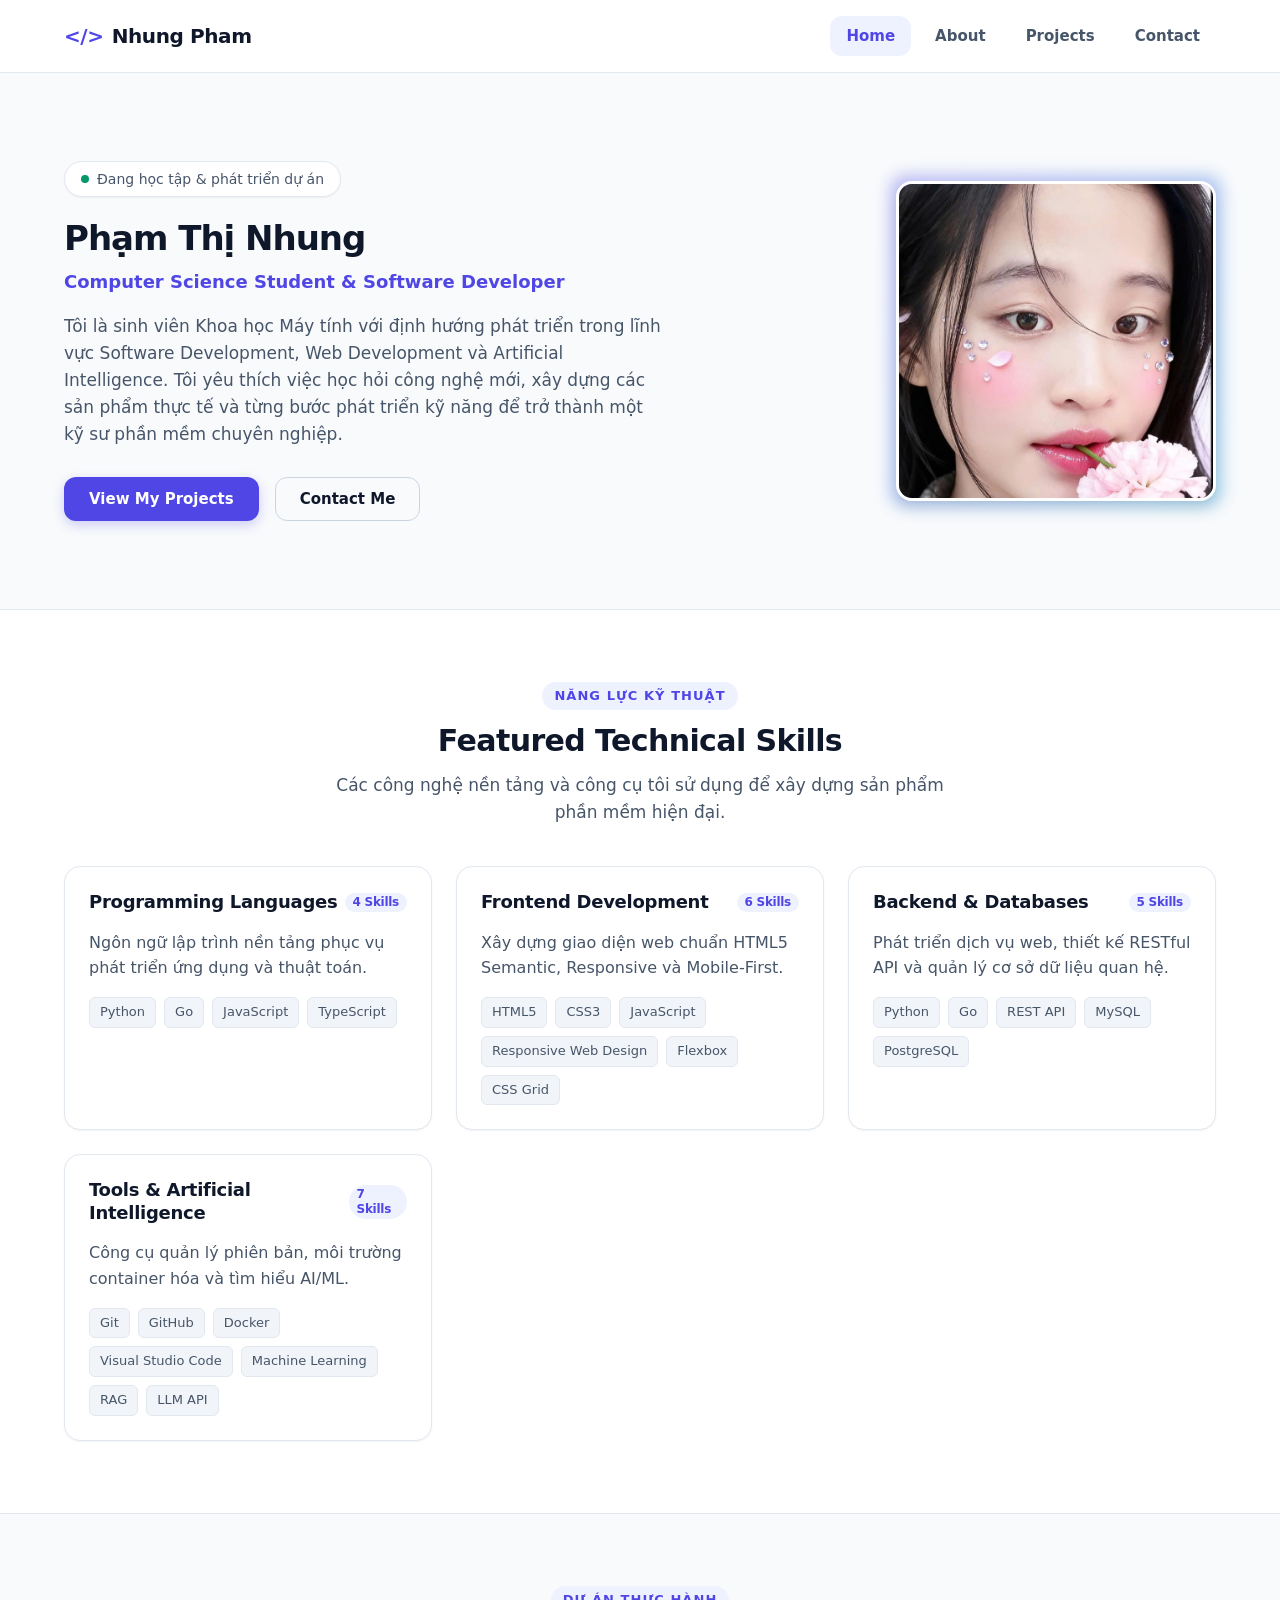
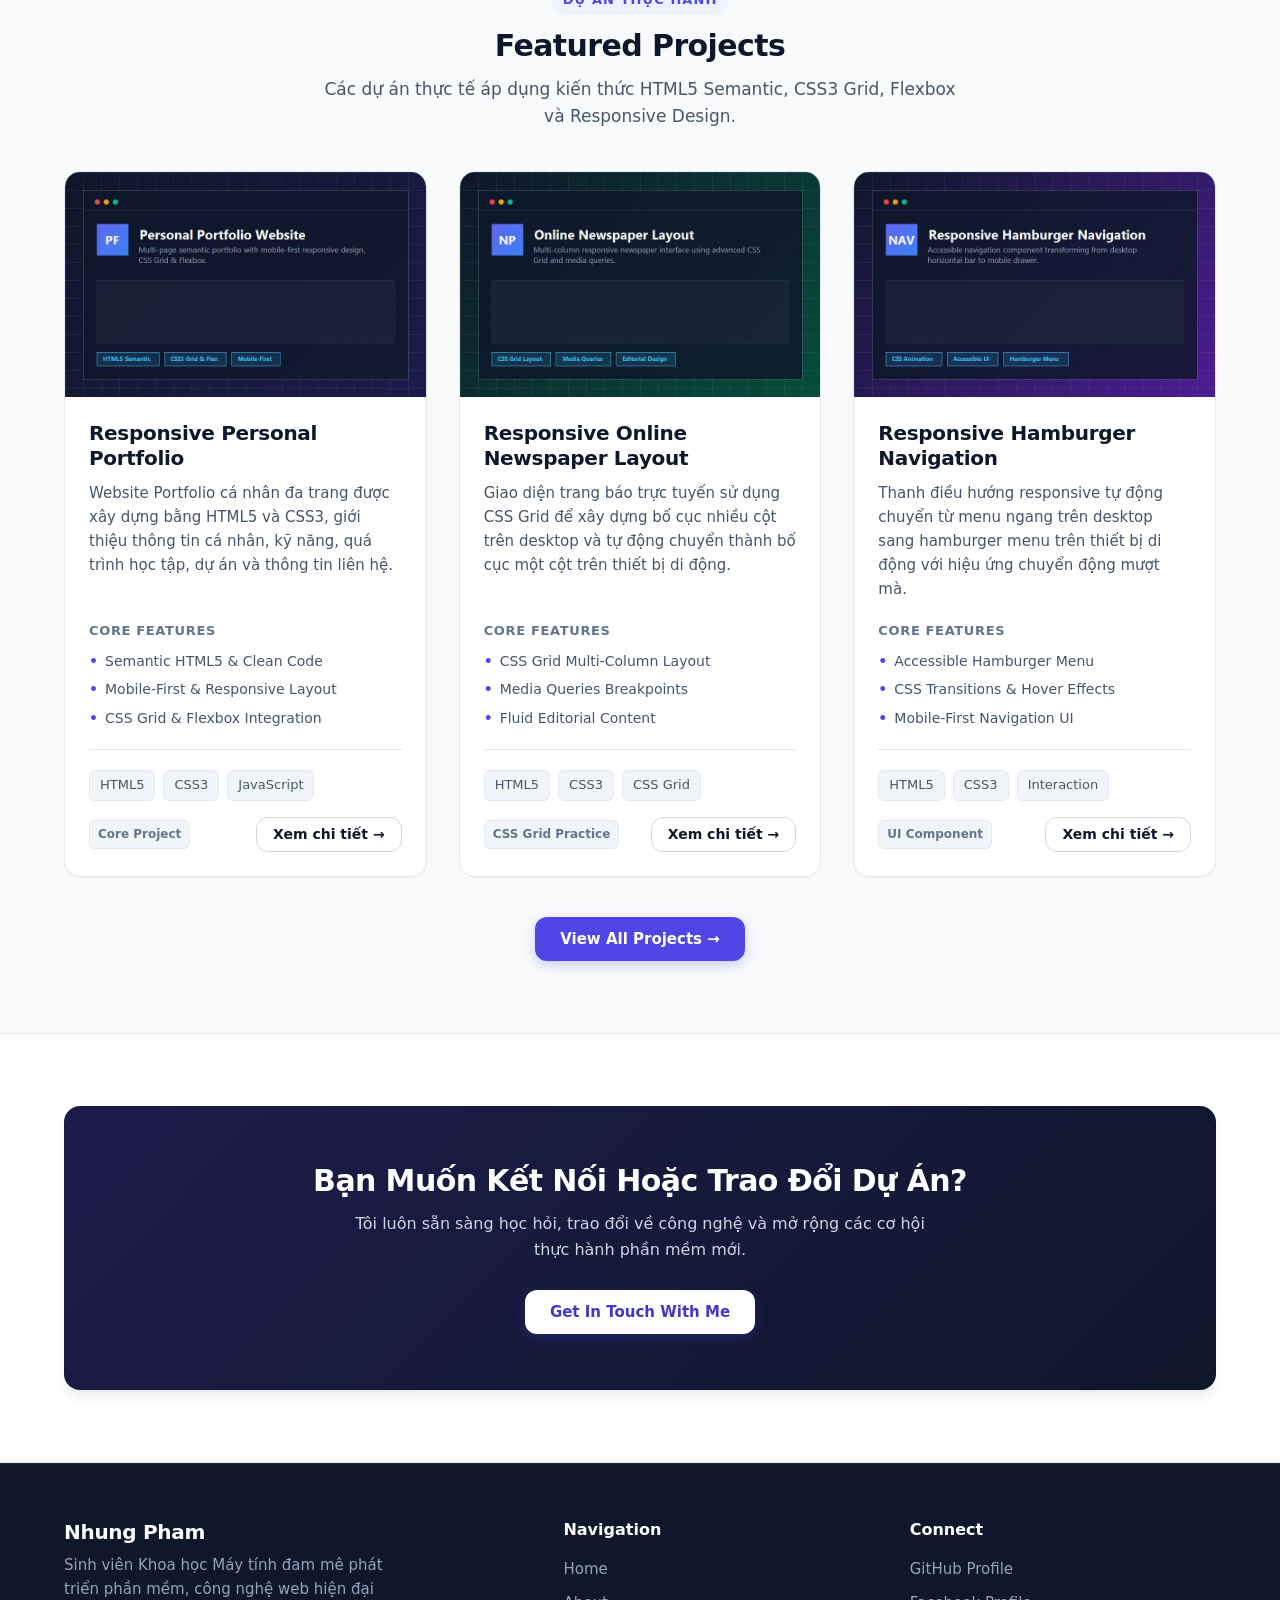
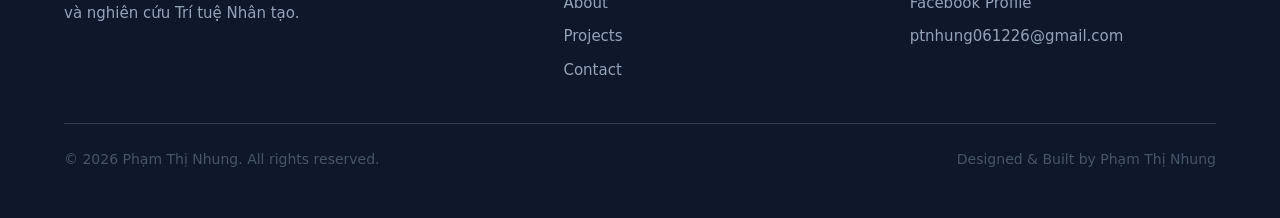
<file: index.html>
﻿<!DOCTYPE html>
<html lang="vi">
<head>
  <meta charset="UTF-8">
  <meta name="viewport" content="width=device-width, initial-scale=1.0">
  <meta name="description" content="Portfolio cá nhân của Phạm Thị Nhung - Sinh viên Khoa học Máy tính và Lập trình viên phần mềm định hướng Web Development & AI.">
  <title>Trang chủ | Phạm Thị Nhung - Portfolio Cá Nhân</title>
  <link rel="stylesheet" href="css/style.css">
</head>
<body>

  <!-- Site Header & Responsive Navigation -->
  <header class="site-header">
    <div class="container header-container">
      <a href="index.html" class="site-logo" aria-label="Trang chủ Nhung Pham">
        <span>&lt;/&gt;</span> Nhung Pham
      </a>

      <!-- Mobile Hamburger Toggle -->
      <button class="nav-toggle" id="nav-toggle" aria-label="Mở menu điều hướng" aria-expanded="false" aria-controls="main-nav">
        <span class="hamburger-bar"></span>
        <span class="hamburger-bar"></span>
        <span class="hamburger-bar"></span>
      </button>

      <!-- Main Navigation Menu -->
      <nav class="main-nav" id="main-nav" aria-label="Điều hướng chính">
        <ul class="nav-list">
          <li><a href="index.html" class="nav-link active" aria-current="page">Home</a></li>
          <li><a href="about.html" class="nav-link">About</a></li>
          <li><a href="projects.html" class="nav-link">Projects</a></li>
          <li><a href="contact.html" class="nav-link">Contact</a></li>
        </ul>
      </nav>
    </div>
  </header>

  <!-- Main Content Area -->
  <main id="main-content">
    
    <!-- Hero Section -->
    <section class="section hero-section" aria-labelledby="hero-heading">
      <div class="container hero-grid">
        
        <!-- Hero Visual / Avatar (Responsive Image) -->
        <div class="hero-visual">
          <div class="hero-avatar-wrapper">
            <picture>
              <source srcset="assets/images/profile.jpg" media="(min-width: 768px)">
              <img src="assets/images/profile.jpg" alt="Ảnh đại diện của Phạm Thị Nhung" class="hero-avatar-img" width="320" height="320">
            </picture>
          </div>
        </div>

        <!-- Hero Content -->
        <div class="hero-content">
          <div class="hero-status-pill">
            <span class="status-dot"></span> Đang học tập & phát triển dự án
          </div>
          <h1 id="hero-heading" class="hero-title">Phạm Thị Nhung</h1>
          <p class="hero-subtitle">Computer Science Student &amp; Software Developer</p>
          <p class="hero-description">
            Tôi là sinh viên Khoa học Máy tính với định hướng phát triển trong lĩnh vực Software Development, Web Development và Artificial Intelligence. Tôi yêu thích việc học hỏi công nghệ mới, xây dựng các sản phẩm thực tế và từng bước phát triển kỹ năng để trở thành một kỹ sư phần mềm chuyên nghiệp.
          </p>
          <div class="btn-group hero-actions">
            <a href="projects.html" class="btn btn-primary">View My Projects</a>
            <a href="contact.html" class="btn btn-outline">Contact Me</a>
          </div>
        </div>

      </div>
    </section>

    <!-- Featured Skills Section -->
    <section class="section section-alt" aria-labelledby="skills-heading">
      <div class="container">
        <header class="section-header">
          <span class="section-tag">Năng Lực Kỹ Thuật</span>
          <h2 id="skills-heading">Featured Technical Skills</h2>
          <p class="section-description">Các công nghệ nền tảng và công cụ tôi sử dụng để xây dựng sản phẩm phần mềm hiện đại.</p>
        </header>

        <div class="skills-grid">
          <!-- Card 1 -->
          <article class="skill-card">
            <h3 class="skill-category-title">
              Programming Languages
              <span class="skill-count">4 Skills</span>
            </h3>
            <p>Ngôn ngữ lập trình nền tảng phục vụ phát triển ứng dụng và thuật toán.</p>
            <div class="tags">
              <span class="tag">Python</span>
              <span class="tag">Go</span>
              <span class="tag">JavaScript</span>
              <span class="tag">TypeScript</span>
            </div>
          </article>

          <!-- Card 2 -->
          <article class="skill-card">
            <h3 class="skill-category-title">
              Frontend Development
              <span class="skill-count">6 Skills</span>
            </h3>
            <p>Xây dựng giao diện web chuẩn HTML5 Semantic, Responsive và Mobile-First.</p>
            <div class="tags">
              <span class="tag">HTML5</span>
              <span class="tag">CSS3</span>
              <span class="tag">JavaScript</span>
              <span class="tag">Responsive Web Design</span>
              <span class="tag">Flexbox</span>
              <span class="tag">CSS Grid</span>
            </div>
          </article>

          <!-- Card 3 -->
          <article class="skill-card">
            <h3 class="skill-category-title">
              Backend &amp; Databases
              <span class="skill-count">5 Skills</span>
            </h3>
            <p>Phát triển dịch vụ web, thiết kế RESTful API và quản lý cơ sở dữ liệu quan hệ.</p>
            <div class="tags">
              <span class="tag">Python</span>
              <span class="tag">Go</span>
              <span class="tag">REST API</span>
              <span class="tag">MySQL</span>
              <span class="tag">PostgreSQL</span>
            </div>
          </article>

          <!-- Card 4 -->
          <article class="skill-card">
            <h3 class="skill-category-title">
              Tools &amp; Artificial Intelligence
              <span class="skill-count">7 Skills</span>
            </h3>
            <p>Công cụ quản lý phiên bản, môi trường container hóa và tìm hiểu AI/ML.</p>
            <div class="tags">
              <span class="tag">Git</span>
              <span class="tag">GitHub</span>
              <span class="tag">Docker</span>
              <span class="tag">Visual Studio Code</span>
              <span class="tag">Machine Learning</span>
              <span class="tag">RAG</span>
              <span class="tag">LLM API</span>
            </div>
          </article>
        </div>
      </div>
    </section>

    <!-- Featured Projects Section -->
    <section class="section" aria-labelledby="projects-heading">
      <div class="container">
        <header class="section-header">
          <span class="section-tag">Dự Án Thực Hành</span>
          <h2 id="projects-heading">Featured Projects</h2>
          <p class="section-description">Các dự án thực tế áp dụng kiến thức HTML5 Semantic, CSS3 Grid, Flexbox và Responsive Design.</p>
        </header>

        <div class="projects-grid">
          
          <!-- Project 1 -->
          <article class="project-card">
            <figure class="project-media">
              <img src="assets/images/project-portfolio.jpg" alt="Giao diện dự án Responsive Personal Portfolio" class="project-img" loading="lazy">
            </figure>
            <div class="project-body">
              <h3 class="project-title">Responsive Personal Portfolio</h3>
              <p class="project-description">
                Website Portfolio cá nhân đa trang được xây dựng bằng HTML5 và CSS3, giới thiệu thông tin cá nhân, kỹ năng, quá trình học tập, dự án và thông tin liên hệ.
              </p>
              <div class="project-features">
                <p class="features-title">Core Features</p>
                <ul class="features-list">
                  <li>Semantic HTML5 &amp; Clean Code</li>
                  <li>Mobile-First &amp; Responsive Layout</li>
                  <li>CSS Grid &amp; Flexbox Integration</li>
                </ul>
              </div>
              <div class="project-footer">
                <div class="tags">
                  <span class="tag">HTML5</span>
                  <span class="tag">CSS3</span>
                  <span class="tag">JavaScript</span>
                </div>
                <div class="project-actions">
                  <span class="status-badge">Core Project</span>
                  <a href="projects.html" class="btn btn-outline btn-sm">Xem chi tiết &rarr;</a>
                </div>
              </div>
            </div>
          </article>

          <!-- Project 2 -->
          <article class="project-card">
            <figure class="project-media">
              <img src="assets/images/project-newspaper.jpg" alt="Giao diện dự án Responsive Online Newspaper Layout" class="project-img" loading="lazy">
            </figure>
            <div class="project-body">
              <h3 class="project-title">Responsive Online Newspaper Layout</h3>
              <p class="project-description">
                Giao diện trang báo trực tuyến sử dụng CSS Grid để xây dựng bố cục nhiều cột trên desktop và tự động chuyển thành bố cục một cột trên thiết bị di động.
              </p>
              <div class="project-features">
                <p class="features-title">Core Features</p>
                <ul class="features-list">
                  <li>CSS Grid Multi-Column Layout</li>
                  <li>Media Queries Breakpoints</li>
                  <li>Fluid Editorial Content</li>
                </ul>
              </div>
              <div class="project-footer">
                <div class="tags">
                  <span class="tag">HTML5</span>
                  <span class="tag">CSS3</span>
                  <span class="tag">CSS Grid</span>
                </div>
                <div class="project-actions">
                  <span class="status-badge">CSS Grid Practice</span>
                  <a href="projects.html" class="btn btn-outline btn-sm">Xem chi tiết &rarr;</a>
                </div>
              </div>
            </div>
          </article>

          <!-- Project 3 -->
          <article class="project-card">
            <figure class="project-media">
              <img src="assets/images/project-navigation.jpg" alt="Giao diện dự án Responsive Hamburger Navigation" class="project-img" loading="lazy">
            </figure>
            <div class="project-body">
              <h3 class="project-title">Responsive Hamburger Navigation</h3>
              <p class="project-description">
                Thanh điều hướng responsive tự động chuyển từ menu ngang trên desktop sang hamburger menu trên thiết bị di động với hiệu ứng chuyển động mượt mà.
              </p>
              <div class="project-features">
                <p class="features-title">Core Features</p>
                <ul class="features-list">
                  <li>Accessible Hamburger Menu</li>
                  <li>CSS Transitions &amp; Hover Effects</li>
                  <li>Mobile-First Navigation UI</li>
                </ul>
              </div>
              <div class="project-footer">
                <div class="tags">
                  <span class="tag">HTML5</span>
                  <span class="tag">CSS3</span>
                  <span class="tag">Interaction</span>
                </div>
                <div class="project-actions">
                  <span class="status-badge">UI Component</span>
                  <a href="projects.html" class="btn btn-outline btn-sm">Xem chi tiết &rarr;</a>
                </div>
              </div>
            </div>
          </article>

        </div>

        <div class="section-action-center">
          <a href="projects.html" class="btn btn-primary">View All Projects &rarr;</a>
        </div>
      </div>
    </section>

    <!-- Call to Action Banner Section -->
    <section class="section section-alt" aria-labelledby="cta-heading">
      <div class="container">
        <div class="cta-banner">
          <h2 id="cta-heading">Bạn Muốn Kết Nối Hoặc Trao Đổi Dự Án?</h2>
          <p>Tôi luôn sẵn sàng học hỏi, trao đổi về công nghệ và mở rộng các cơ hội thực hành phần mềm mới.</p>
          <a href="contact.html" class="btn btn-primary">Get In Touch With Me</a>
        </div>
      </div>
    </section>

  </main>

  <!-- Site Footer -->
  <footer class="site-footer">
    <div class="container">
      <div class="footer-grid">
        <!-- Brand Summary -->
        <div class="footer-brand">
          <h3>Nhung Pham</h3>
          <p>Sinh viên Khoa học Máy tính đam mê phát triển phần mềm, công nghệ web hiện đại và nghiên cứu Trí tuệ Nhân tạo.</p>
        </div>

        <!-- Navigation Links -->
        <div>
          <h4 class="footer-title">Navigation</h4>
          <ul class="footer-links">
            <li><a href="index.html" class="footer-link">Home</a></li>
            <li><a href="about.html" class="footer-link">About</a></li>
            <li><a href="projects.html" class="footer-link">Projects</a></li>
            <li><a href="contact.html" class="footer-link">Contact</a></li>
          </ul>
        </div>

        <!-- Direct Socials & Contact -->
        <div>
          <h4 class="footer-title">Connect</h4>
          <ul class="footer-links">
            <li><a href="https://github.com/nhungphamco" target="_blank" rel="noopener noreferrer" class="footer-link">GitHub Profile</a></li>
            <li><a href="https://www.facebook.com/share/19fbedi1JV/" target="_blank" rel="noopener noreferrer" class="footer-link">Facebook Profile</a></li>
            <li><a href="mailto:ptnhung061226@gmail.com" class="footer-link">ptnhung061226@gmail.com</a></li>
          </ul>
        </div>
      </div>

      <!-- Footer Bottom -->
      <div class="footer-bottom">
        <p>&copy; 2026 Phạm Thị Nhung. All rights reserved.</p>
        <p>Designed &amp; Built by Phạm Thị Nhung</p>
      </div>
    </div>
  </footer>

  <script src="js/script.js"></script>
</body>
</html>
</file>
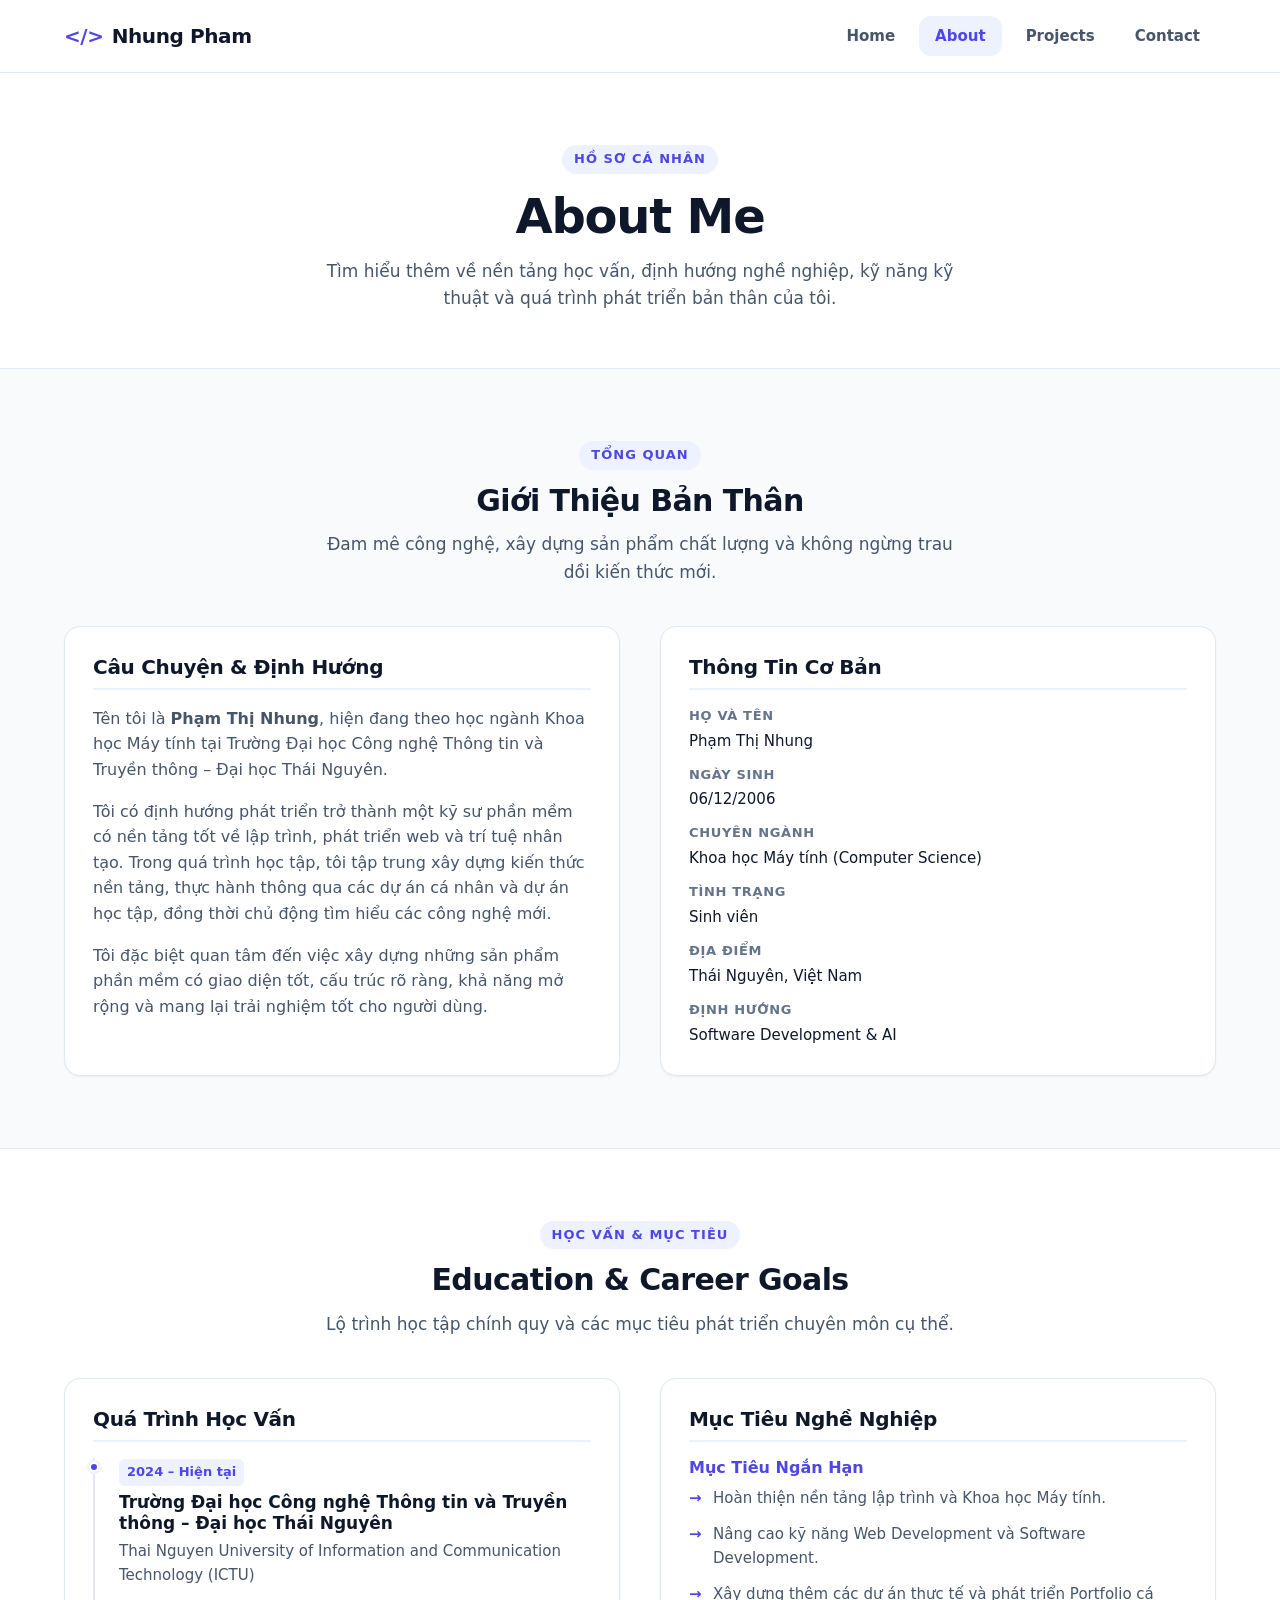
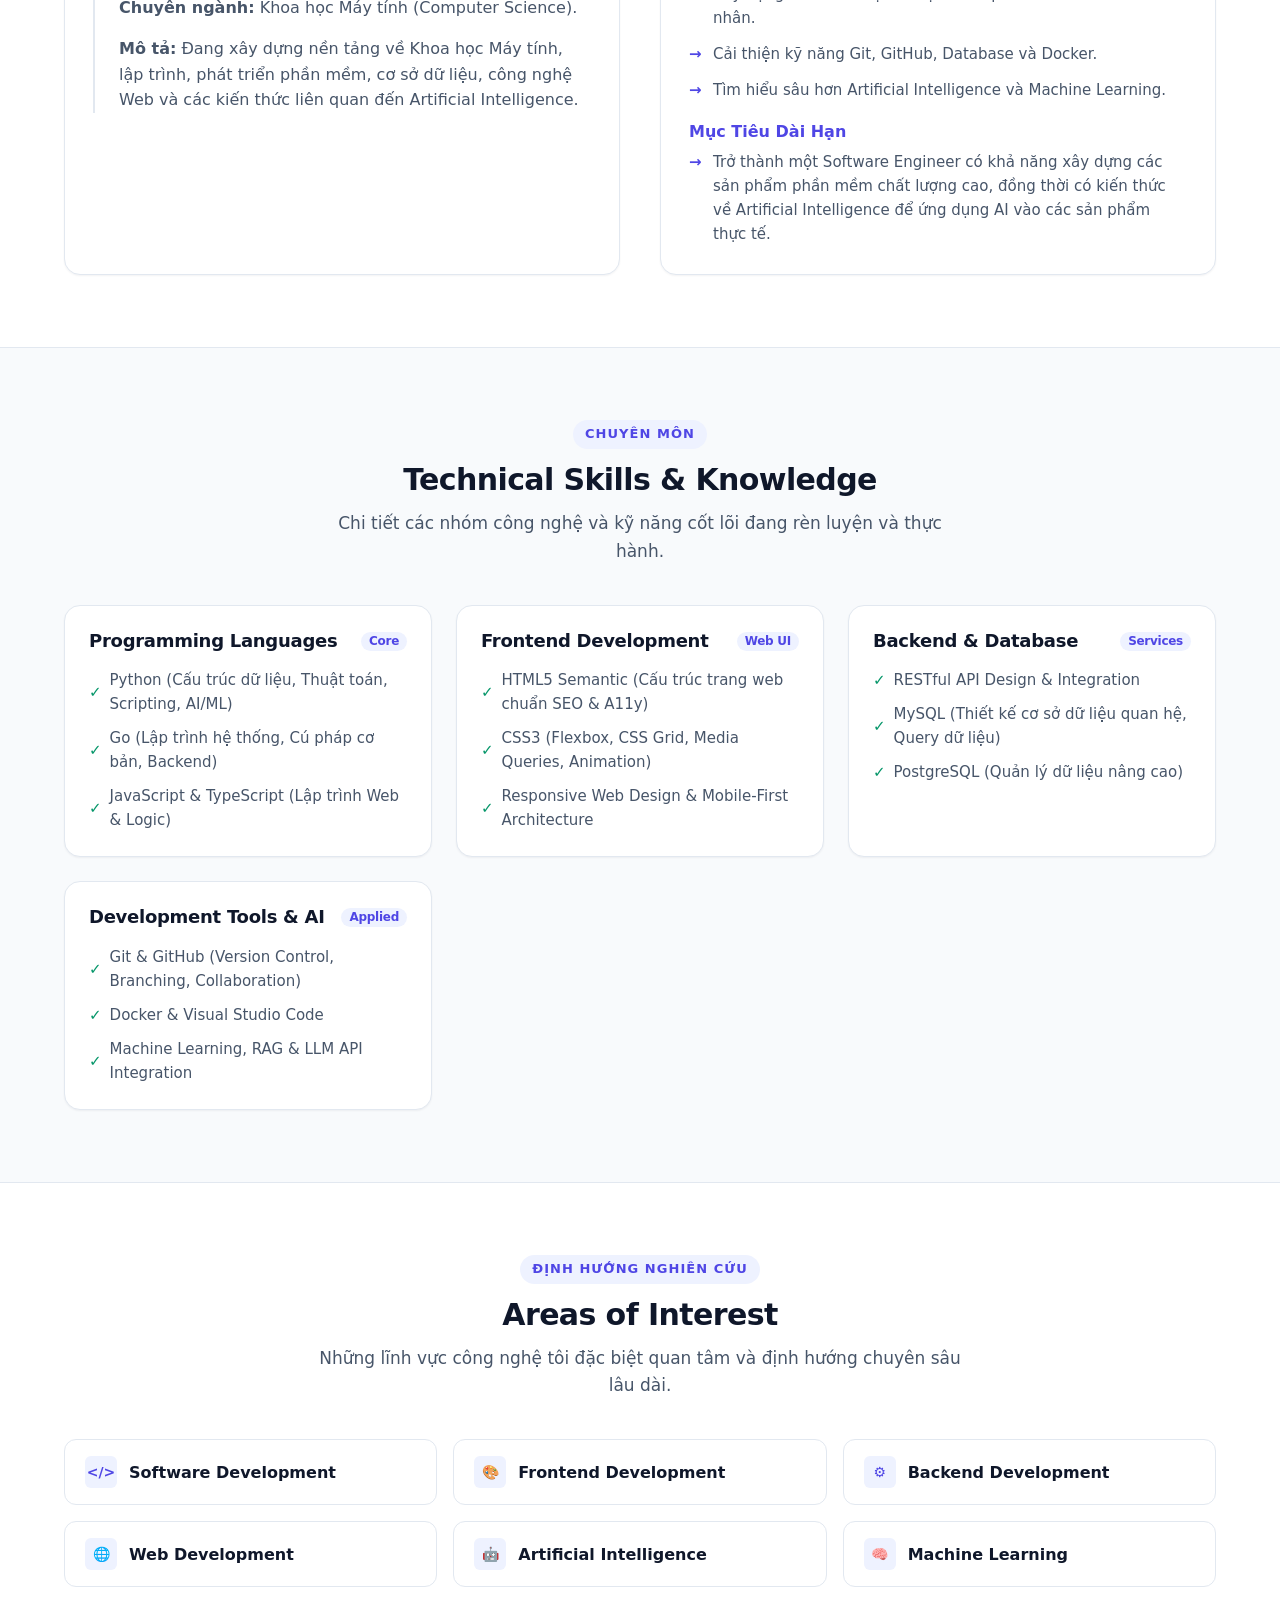
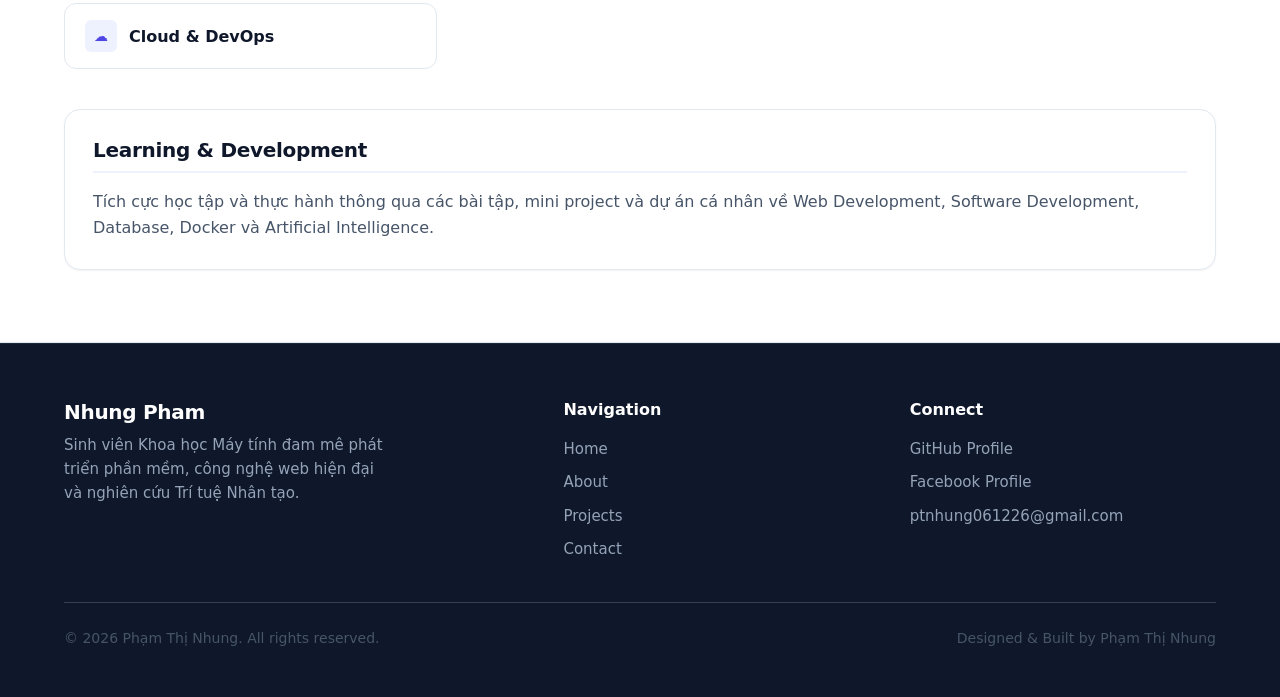
<file: about.html>
﻿<!DOCTYPE html>
<html lang="vi">
<head>
  <meta charset="UTF-8">
  <meta name="viewport" content="width=device-width, initial-scale=1.0">
  <meta name="description" content="Giới thiệu về Phạm Thị Nhung - Sinh viên Khoa học Máy tính tại ICTU, mục tiêu nghề nghiệp, học vấn, kỹ năng và định hướng phát triển.">
  <title>Giới thiệu | Phạm Thị Nhung - Portfolio Cá Nhân</title>
  <link rel="stylesheet" href="css/style.css">
</head>
<body>

  <!-- Site Header & Responsive Navigation -->
  <header class="site-header">
    <div class="container header-container">
      <a href="index.html" class="site-logo" aria-label="Trang chủ Nhung Pham">
        <span>&lt;/&gt;</span> Nhung Pham
      </a>

      <!-- Mobile Hamburger Toggle -->
      <button class="nav-toggle" id="nav-toggle" aria-label="Mở menu điều hướng" aria-expanded="false" aria-controls="main-nav">
        <span class="hamburger-bar"></span>
        <span class="hamburger-bar"></span>
        <span class="hamburger-bar"></span>
      </button>

      <!-- Main Navigation Menu -->
      <nav class="main-nav" id="main-nav" aria-label="Điều hướng chính">
        <ul class="nav-list">
          <li><a href="index.html" class="nav-link">Home</a></li>
          <li><a href="about.html" class="nav-link active" aria-current="page">About</a></li>
          <li><a href="projects.html" class="nav-link">Projects</a></li>
          <li><a href="contact.html" class="nav-link">Contact</a></li>
        </ul>
      </nav>
    </div>
  </header>

  <!-- Main Content Area -->
  <main id="main-content">

    <!-- Page Header -->
    <section class="page-header" aria-labelledby="page-title">
      <div class="container">
        <span class="section-tag">Hồ Sơ Cá Nhân</span>
        <h1 id="page-title">About Me</h1>
        <p>Tìm hiểu thêm về nền tảng học vấn, định hướng nghề nghiệp, kỹ năng kỹ thuật và quá trình phát triển bản thân của tôi.</p>
      </div>
    </section>

    <!-- Section 1: Personal Background & Basic Information -->
    <section class="section" aria-labelledby="about-intro-heading">
      <div class="container">
        <header class="section-header">
          <span class="section-tag">Tổng Quan</span>
          <h2 id="about-intro-heading">Giới Thiệu Bản Thân</h2>
          <p class="section-description">Đam mê công nghệ, xây dựng sản phẩm chất lượng và không ngừng trau dồi kiến thức mới.</p>
        </header>

        <div class="about-grid">
          <!-- Biography Card -->
          <article class="card">
            <h3 class="card-title">Câu Chuyện &amp; Định Hướng</h3>
            <p>
              Tên tôi là <strong>Phạm Thị Nhung</strong>, hiện đang theo học ngành Khoa học Máy tính tại Trường Đại học Công nghệ Thông tin và Truyền thông – Đại học Thái Nguyên.
            </p>
            <p>
              Tôi có định hướng phát triển trở thành một kỹ sư phần mềm có nền tảng tốt về lập trình, phát triển web và trí tuệ nhân tạo. Trong quá trình học tập, tôi tập trung xây dựng kiến thức nền tảng, thực hành thông qua các dự án cá nhân và dự án học tập, đồng thời chủ động tìm hiểu các công nghệ mới.
            </p>
            <p>
              Tôi đặc biệt quan tâm đến việc xây dựng những sản phẩm phần mềm có giao diện tốt, cấu trúc rõ ràng, khả năng mở rộng và mang lại trải nghiệm tốt cho người dùng.
            </p>
          </article>

          <!-- Quick Info Details Card -->
          <article class="card">
            <h3 class="card-title">Thông Tin Cơ Bản</h3>
            <ul class="bio-list">
              <li class="bio-item">
                <span class="bio-label">Họ và Tên</span>
                <span class="bio-value">Phạm Thị Nhung</span>
              </li>
              <li class="bio-item">
                <span class="bio-label">Ngày Sinh</span>
                <span class="bio-value">06/12/2006</span>
              </li>
              <li class="bio-item">
                <span class="bio-label">Chuyên Ngành</span>
                <span class="bio-value">Khoa học Máy tính (Computer Science)</span>
              </li>
              <li class="bio-item">
                <span class="bio-label">Tình Trạng</span>
                <span class="bio-value">Sinh viên</span>
              </li>
              <li class="bio-item">
                <span class="bio-label">Địa Điểm</span>
                <span class="bio-value">Thái Nguyên, Việt Nam</span>
              </li>
              <li class="bio-item">
                <span class="bio-label">Định Hướng</span>
                <span class="bio-value">Software Development &amp; AI</span>
              </li>
            </ul>
          </article>
        </div>
      </div>
    </section>

    <!-- Section 2: Education & Career Goals -->
    <section class="section section-alt" aria-labelledby="edu-goals-heading">
      <div class="container">
        <header class="section-header">
          <span class="section-tag">Học Vấn &amp; Mục Tiêu</span>
          <h2 id="edu-goals-heading">Education &amp; Career Goals</h2>
          <p class="section-description">Lộ trình học tập chính quy và các mục tiêu phát triển chuyên môn cụ thể.</p>
        </header>

        <div class="about-grid">
          <!-- Education Card with Timeline -->
          <article class="card">
            <h3 class="card-title">Quá Trình Học Vấn</h3>
            <div class="timeline">
              <div class="timeline-item">
                <span class="timeline-date">2024 &ndash; Hiện tại</span>
                <h4 class="timeline-title">Trường Đại học Công nghệ Thông tin và Truyền thông &ndash; Đại học Thái Nguyên</h4>
                <p class="timeline-subtitle">Thai Nguyen University of Information and Communication Technology (ICTU)</p>
                <p>
                  <strong>Chuyên ngành:</strong> Khoa học Máy tính (Computer Science).
                </p>
                <p>
                  <strong>Mô tả:</strong> Đang xây dựng nền tảng về Khoa học Máy tính, lập trình, phát triển phần mềm, cơ sở dữ liệu, công nghệ Web và các kiến thức liên quan đến Artificial Intelligence.
                </p>
              </div>
            </div>
          </article>

          <!-- Career Goals Card -->
          <article class="card">
            <h3 class="card-title">Mục Tiêu Nghề Nghiệp</h3>
            
            <h4 class="goals-subtitle">Mục Tiêu Ngắn Hạn</h4>
            <ul class="goals-list goals-list-short">
              <li>Hoàn thiện nền tảng lập trình và Khoa học Máy tính.</li>
              <li>Nâng cao kỹ năng Web Development và Software Development.</li>
              <li>Xây dựng thêm các dự án thực tế và phát triển Portfolio cá nhân.</li>
              <li>Cải thiện kỹ năng Git, GitHub, Database và Docker.</li>
              <li>Tìm hiểu sâu hơn Artificial Intelligence và Machine Learning.</li>
            </ul>

            <h4 class="goals-subtitle">Mục Tiêu Dài Hạn</h4>
            <ul class="goals-list">
              <li>Trở thành một Software Engineer có khả năng xây dựng các sản phẩm phần mềm chất lượng cao, đồng thời có kiến thức về Artificial Intelligence để ứng dụng AI vào các sản phẩm thực tế.</li>
            </ul>
          </article>
        </div>
      </div>
    </section>

    <!-- Section 3: Technical Skills & Key Highlights (Includes required <ul> list) -->
    <section class="section" aria-labelledby="skills-detail-heading">
      <div class="container">
        <header class="section-header">
          <span class="section-tag">Chuyên Môn</span>
          <h2 id="skills-detail-heading">Technical Skills &amp; Knowledge</h2>
          <p class="section-description">Chi tiết các nhóm công nghệ và kỹ năng cốt lõi đang rèn luyện và thực hành.</p>
        </header>

        <div class="skills-grid">
          <!-- Programming Languages -->
          <article class="skill-card">
            <h3 class="skill-category-title">
              Programming Languages
              <span class="skill-count">Core</span>
            </h3>
            <ul class="skills-unordered-list">
              <li>Python (Cấu trúc dữ liệu, Thuật toán, Scripting, AI/ML)</li>
              <li>Go (Lập trình hệ thống, Cú pháp cơ bản, Backend)</li>
              <li>JavaScript &amp; TypeScript (Lập trình Web &amp; Logic)</li>
            </ul>
          </article>

          <!-- Frontend Development -->
          <article class="skill-card">
            <h3 class="skill-category-title">
              Frontend Development
              <span class="skill-count">Web UI</span>
            </h3>
            <ul class="skills-unordered-list">
              <li>HTML5 Semantic (Cấu trúc trang web chuẩn SEO &amp; A11y)</li>
              <li>CSS3 (Flexbox, CSS Grid, Media Queries, Animation)</li>
              <li>Responsive Web Design &amp; Mobile-First Architecture</li>
            </ul>
          </article>

          <!-- Backend & Database -->
          <article class="skill-card">
            <h3 class="skill-category-title">
              Backend &amp; Database
              <span class="skill-count">Services</span>
            </h3>
            <ul class="skills-unordered-list">
              <li>RESTful API Design &amp; Integration</li>
              <li>MySQL (Thiết kế cơ sở dữ liệu quan hệ, Query dữ liệu)</li>
              <li>PostgreSQL (Quản lý dữ liệu nâng cao)</li>
            </ul>
          </article>

          <!-- Tools & AI -->
          <article class="skill-card">
            <h3 class="skill-category-title">
              Development Tools &amp; AI
              <span class="skill-count">Applied</span>
            </h3>
            <ul class="skills-unordered-list">
              <li>Git &amp; GitHub (Version Control, Branching, Collaboration)</li>
              <li>Docker &amp; Visual Studio Code</li>
              <li>Machine Learning, RAG &amp; LLM API Integration</li>
            </ul>
          </article>
        </div>
      </div>
    </section>

    <!-- Section 4: Areas of Interest & Learning Journey -->
    <section class="section section-alt" aria-labelledby="interests-heading">
      <div class="container">
        <header class="section-header">
          <span class="section-tag">Định Hướng Nghiên Cứu</span>
          <h2 id="interests-heading">Areas of Interest</h2>
          <p class="section-description">Những lĩnh vực công nghệ tôi đặc biệt quan tâm và định hướng chuyên sâu lâu dài.</p>
        </header>

        <div class="interests-grid">
          <div class="interest-item">
            <span class="interest-icon">&lt;/&gt;</span>
            <span>Software Development</span>
          </div>
          <div class="interest-item">
            <span class="interest-icon">🎨</span>
            <span>Frontend Development</span>
          </div>
          <div class="interest-item">
            <span class="interest-icon">⚙️</span>
            <span>Backend Development</span>
          </div>
          <div class="interest-item">
            <span class="interest-icon">🌐</span>
            <span>Web Development</span>
          </div>
          <div class="interest-item">
            <span class="interest-icon">🤖</span>
            <span>Artificial Intelligence</span>
          </div>
          <div class="interest-item">
            <span class="interest-icon">🧠</span>
            <span>Machine Learning</span>
          </div>
          <div class="interest-item">
            <span class="interest-icon">☁️</span>
            <span>Cloud &amp; DevOps</span>
          </div>
        </div>

        <!-- Learning & Development Statement -->
        <div class="mt-lg">
          <article class="card">
            <h3 class="card-title">Learning &amp; Development</h3>
            <p>
              Tích cực học tập và thực hành thông qua các bài tập, mini project và dự án cá nhân về Web Development, Software Development, Database, Docker và Artificial Intelligence.
            </p>
          </article>
        </div>
      </div>
    </section>

  </main>

  <!-- Site Footer -->
  <footer class="site-footer">
    <div class="container">
      <div class="footer-grid">
        <!-- Brand Summary -->
        <div class="footer-brand">
          <h3>Nhung Pham</h3>
          <p>Sinh viên Khoa học Máy tính đam mê phát triển phần mềm, công nghệ web hiện đại và nghiên cứu Trí tuệ Nhân tạo.</p>
        </div>

        <!-- Navigation Links -->
        <div>
          <h4 class="footer-title">Navigation</h4>
          <ul class="footer-links">
            <li><a href="index.html" class="footer-link">Home</a></li>
            <li><a href="about.html" class="footer-link">About</a></li>
            <li><a href="projects.html" class="footer-link">Projects</a></li>
            <li><a href="contact.html" class="footer-link">Contact</a></li>
          </ul>
        </div>

        <!-- Direct Socials & Contact -->
        <div>
          <h4 class="footer-title">Connect</h4>
          <ul class="footer-links">
            <li><a href="https://github.com/nhungphamco" target="_blank" rel="noopener noreferrer" class="footer-link">GitHub Profile</a></li>
            <li><a href="https://www.facebook.com/share/19fbedi1JV/" target="_blank" rel="noopener noreferrer" class="footer-link">Facebook Profile</a></li>
            <li><a href="mailto:ptnhung061226@gmail.com" class="footer-link">ptnhung061226@gmail.com</a></li>
          </ul>
        </div>
      </div>

      <!-- Footer Bottom -->
      <div class="footer-bottom">
        <p>&copy; 2026 Phạm Thị Nhung. All rights reserved.</p>
        <p>Designed &amp; Built by Phạm Thị Nhung</p>
      </div>
    </div>
  </footer>

  <script src="js/script.js"></script>
  <script async src="https://supportai-pro.vercel.app/widget.js" data-widget-key="wpk_935e6b38f3384750ba199f765905e101"></script>
</body>
</html>
</file>
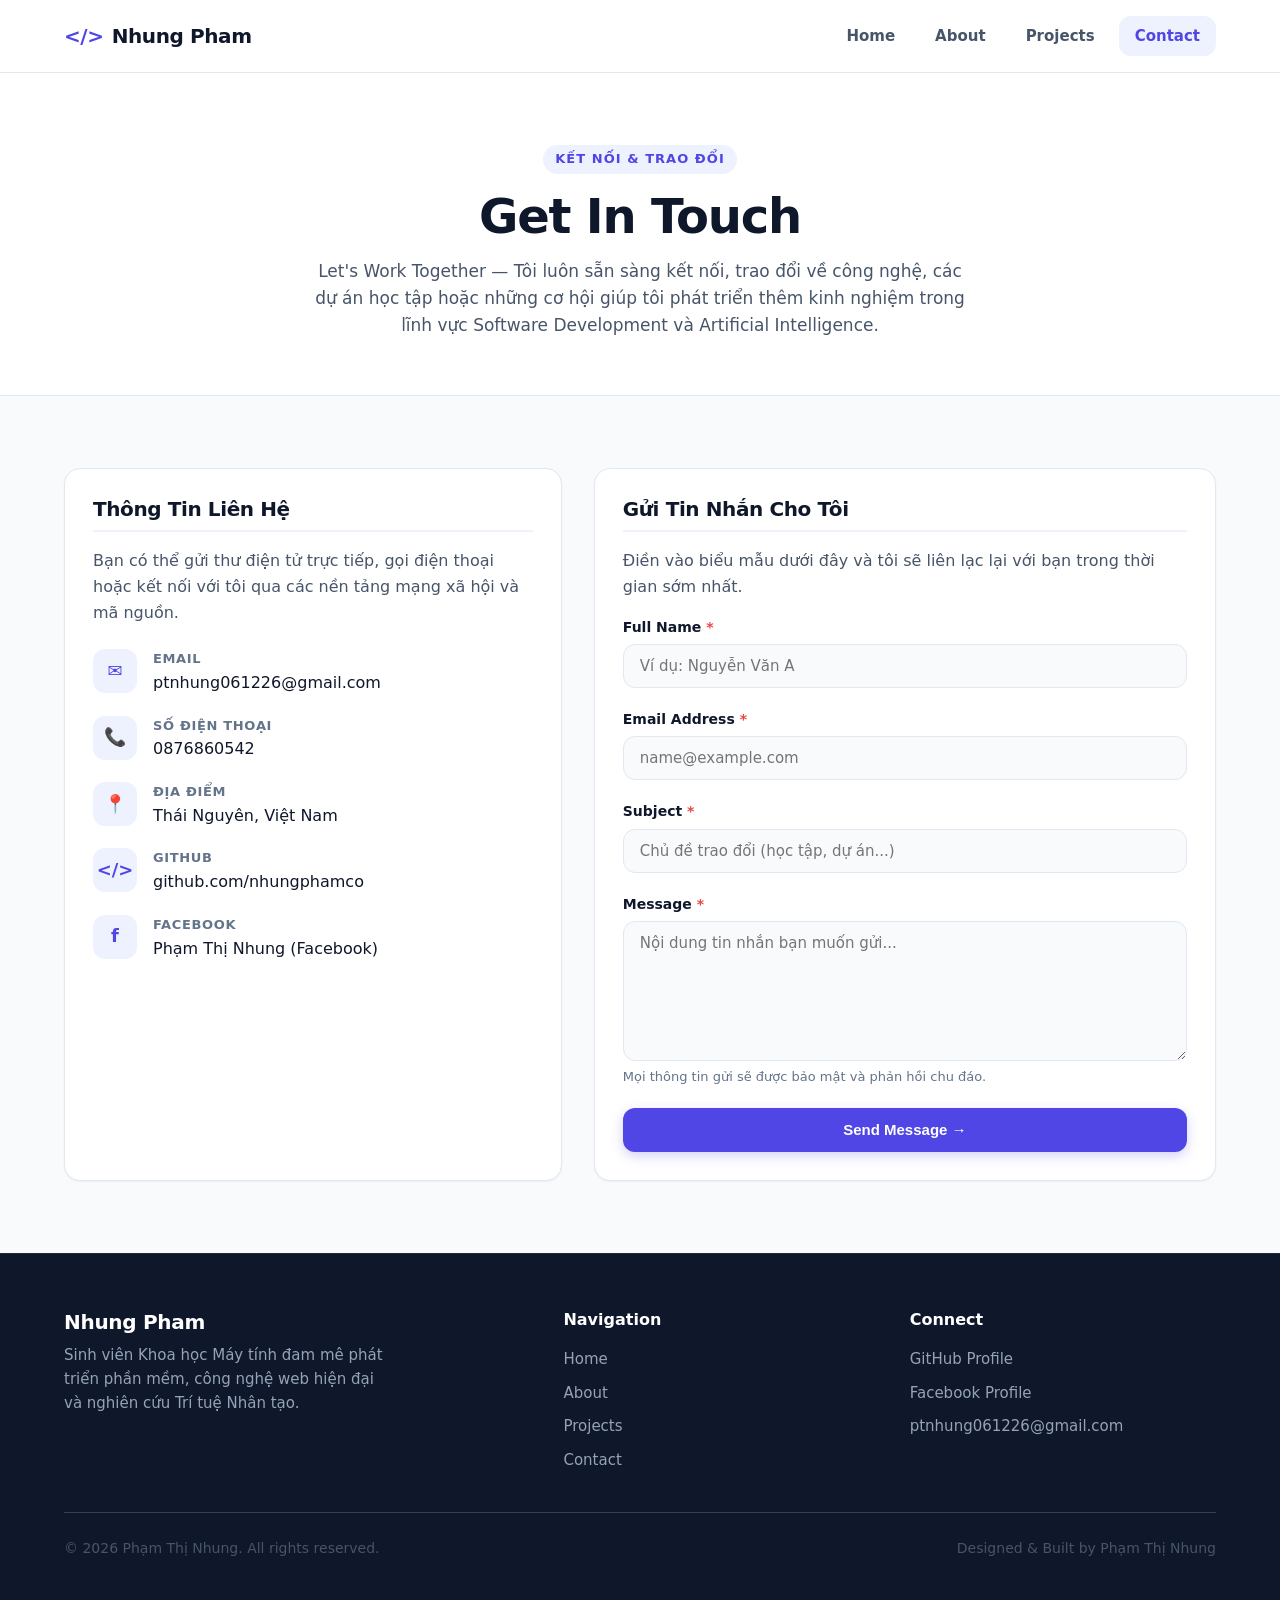
<file: contact.html>
﻿<!DOCTYPE html>
<html lang="vi">
<head>
  <meta charset="UTF-8">
  <meta name="viewport" content="width=device-width, initial-scale=1.0">
  <meta name="description" content="Liên hệ với Phạm Thị Nhung - Sinh viên Khoa học Máy tính & Software Developer. Gửi tin nhắn hoặc kết nối qua Email, GitHub, Facebook.">
  <title>Liên hệ | Phạm Thị Nhung - Portfolio Cá Nhân</title>
  <link rel="stylesheet" href="css/style.css">
</head>
<body>

  <!-- Site Header & Responsive Navigation -->
  <header class="site-header">
    <div class="container header-container">
      <a href="index.html" class="site-logo" aria-label="Trang chủ Nhung Pham">
        <span>&lt;/&gt;</span> Nhung Pham
      </a>

      <!-- Mobile Hamburger Toggle -->
      <button class="nav-toggle" id="nav-toggle" aria-label="Mở menu điều hướng" aria-expanded="false" aria-controls="main-nav">
        <span class="hamburger-bar"></span>
        <span class="hamburger-bar"></span>
        <span class="hamburger-bar"></span>
      </button>

      <!-- Main Navigation Menu -->
      <nav class="main-nav" id="main-nav" aria-label="Điều hướng chính">
        <ul class="nav-list">
          <li><a href="index.html" class="nav-link">Home</a></li>
          <li><a href="about.html" class="nav-link">About</a></li>
          <li><a href="projects.html" class="nav-link">Projects</a></li>
          <li><a href="contact.html" class="nav-link active" aria-current="page">Contact</a></li>
        </ul>
      </nav>
    </div>
  </header>

  <!-- Main Content Area -->
  <main id="main-content">

    <!-- Page Header -->
    <section class="page-header" aria-labelledby="page-title">
      <div class="container">
        <span class="section-tag">Kết Nối &amp; Trao Đổi</span>
        <h1 id="page-title">Get In Touch</h1>
        <p>Let's Work Together &mdash; Tôi luôn sẵn sàng kết nối, trao đổi về công nghệ, các dự án học tập hoặc những cơ hội giúp tôi phát triển thêm kinh nghiệm trong lĩnh vực Software Development và Artificial Intelligence.</p>
      </div>
    </section>

    <!-- Contact Main Section -->
    <section class="section" aria-labelledby="contact-heading">
      <div class="container">
        <div class="contact-layout">
          
          <!-- Contact Information Card -->
          <article class="contact-info-card" aria-labelledby="contact-heading">
            <h2 id="contact-heading" class="card-title">Thông Tin Liên Hệ</h2>
            <p>
              Bạn có thể gửi thư điện tử trực tiếp, gọi điện thoại hoặc kết nối với tôi qua các nền tảng mạng xã hội và mã nguồn.
            </p>

            <ul class="contact-info-list">
              <!-- Email Item -->
              <li class="contact-item">
                <div class="contact-icon-box" aria-hidden="true">✉</div>
                <div class="contact-detail">
                  <span class="contact-label">Email</span>
                  <a href="mailto:ptnhung061226@gmail.com" class="contact-value">ptnhung061226@gmail.com</a>
                </div>
              </li>

              <!-- Phone Item -->
              <li class="contact-item">
                <div class="contact-icon-box" aria-hidden="true">📞</div>
                <div class="contact-detail">
                  <span class="contact-label">Số Điện Thoại</span>
                  <a href="tel:0876860542" class="contact-value">0876860542</a>
                </div>
              </li>

              <!-- Location Item -->
              <li class="contact-item">
                <div class="contact-icon-box" aria-hidden="true">📍</div>
                <div class="contact-detail">
                  <span class="contact-label">Địa Điểm</span>
                  <span class="contact-value">Thái Nguyên, Việt Nam</span>
                </div>
              </li>

              <!-- GitHub Item -->
              <li class="contact-item">
                <div class="contact-icon-box" aria-hidden="true">&lt;/&gt;</div>
                <div class="contact-detail">
                  <span class="contact-label">GitHub</span>
                  <a href="https://github.com/nhungphamco" target="_blank" rel="noopener noreferrer" class="contact-value">github.com/nhungphamco</a>
                </div>
              </li>

              <!-- Facebook Item -->
              <li class="contact-item">
                <div class="contact-icon-box" aria-hidden="true">f</div>
                <div class="contact-detail">
                  <span class="contact-label">Facebook</span>
                  <a href="https://www.facebook.com/share/19fbedi1JV/" target="_blank" rel="noopener noreferrer" class="contact-value">Phạm Thị Nhung (Facebook)</a>
                </div>
              </li>
            </ul>
          </article>

          <!-- Contact Form Wrapper -->
          <article class="contact-form-wrapper" aria-labelledby="form-heading">
            <h2 id="form-heading" class="card-title">Gửi Tin Nhắn Cho Tôi</h2>
            <p>Điền vào biểu mẫu dưới đây và tôi sẽ liên lạc lại với bạn trong thời gian sớm nhất.</p>

            <form id="contact-form" class="contact-form" action="#" method="POST" novalidate>
              <div id="form-status" class="form-status-msg" role="status" aria-live="polite"></div>

              <!-- Full Name Field -->
              <div class="form-group">
                <label for="name">Full Name <span class="required" aria-hidden="true">*</span></label>
                <input 
                  type="text" 
                  id="name" 
                  name="name" 
                  class="form-control" 
                  placeholder="Ví dụ: Nguyễn Văn A" 
                  required 
                  autocomplete="name"
                >
              </div>

              <!-- Email Field -->
              <div class="form-group">
                <label for="email">Email Address <span class="required" aria-hidden="true">*</span></label>
                <input 
                  type="email" 
                  id="email" 
                  name="email" 
                  class="form-control" 
                  placeholder="name@example.com" 
                  required 
                  autocomplete="email"
                >
              </div>

              <!-- Subject Field -->
              <div class="form-group">
                <label for="subject">Subject <span class="required" aria-hidden="true">*</span></label>
                <input 
                  type="text" 
                  id="subject" 
                  name="subject" 
                  class="form-control" 
                  placeholder="Chủ đề trao đổi (học tập, dự án...)" 
                  required
                >
              </div>

              <!-- Message Field -->
              <div class="form-group">
                <label for="message">Message <span class="required" aria-hidden="true">*</span></label>
                <textarea 
                  id="message" 
                  name="message" 
                  class="form-control" 
                  rows="5" 
                  placeholder="Nội dung tin nhắn bạn muốn gửi..." 
                  required
                ></textarea>
                <span class="form-hint">Mọi thông tin gửi sẽ được bảo mật và phản hồi chu đáo.</span>
              </div>

              <!-- Submit Button -->
              <div>
                <button type="submit" class="btn btn-primary btn-full">
                  Send Message &rarr;
                </button>
              </div>
            </form>
          </article>

        </div>
      </div>
    </section>

  </main>

  <!-- Site Footer -->
  <footer class="site-footer">
    <div class="container">
      <div class="footer-grid">
        <!-- Brand Summary -->
        <div class="footer-brand">
          <h3>Nhung Pham</h3>
          <p>Sinh viên Khoa học Máy tính đam mê phát triển phần mềm, công nghệ web hiện đại và nghiên cứu Trí tuệ Nhân tạo.</p>
        </div>

        <!-- Navigation Links -->
        <div>
          <h4 class="footer-title">Navigation</h4>
          <ul class="footer-links">
            <li><a href="index.html" class="footer-link">Home</a></li>
            <li><a href="about.html" class="footer-link">About</a></li>
            <li><a href="projects.html" class="footer-link">Projects</a></li>
            <li><a href="contact.html" class="footer-link">Contact</a></li>
          </ul>
        </div>

        <!-- Direct Socials & Contact -->
        <div>
          <h4 class="footer-title">Connect</h4>
          <ul class="footer-links">
            <li><a href="https://github.com/nhungphamco" target="_blank" rel="noopener noreferrer" class="footer-link">GitHub Profile</a></li>
            <li><a href="https://www.facebook.com/share/19fbedi1JV/" target="_blank" rel="noopener noreferrer" class="footer-link">Facebook Profile</a></li>
            <li><a href="mailto:ptnhung061226@gmail.com" class="footer-link">ptnhung061226@gmail.com</a></li>
          </ul>
        </div>
      </div>

      <!-- Footer Bottom -->
      <div class="footer-bottom">
        <p>&copy; 2026 Phạm Thị Nhung. All rights reserved.</p>
        <p>Designed &amp; Built by Phạm Thị Nhung</p>
      </div>
    </div>
  </footer>

  <script src="js/script.js"></script>
</body>
</html>
</file>
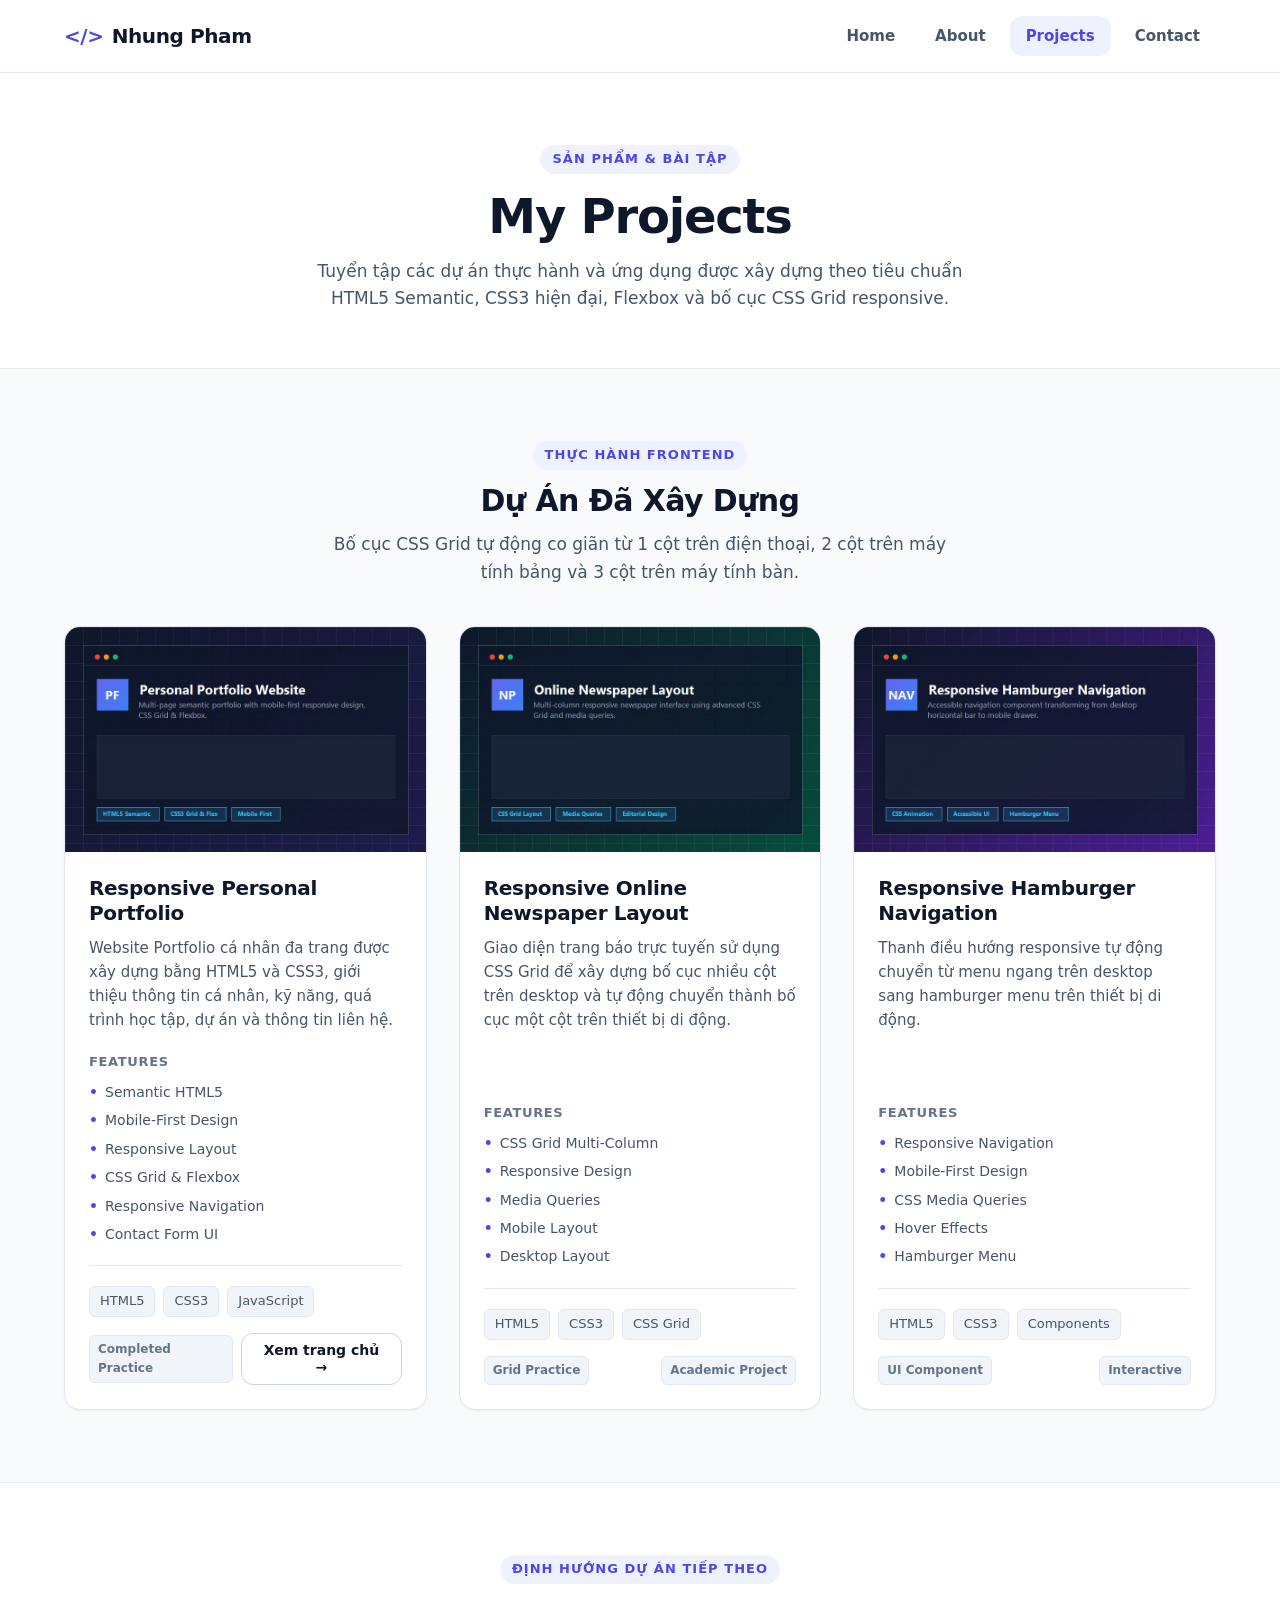
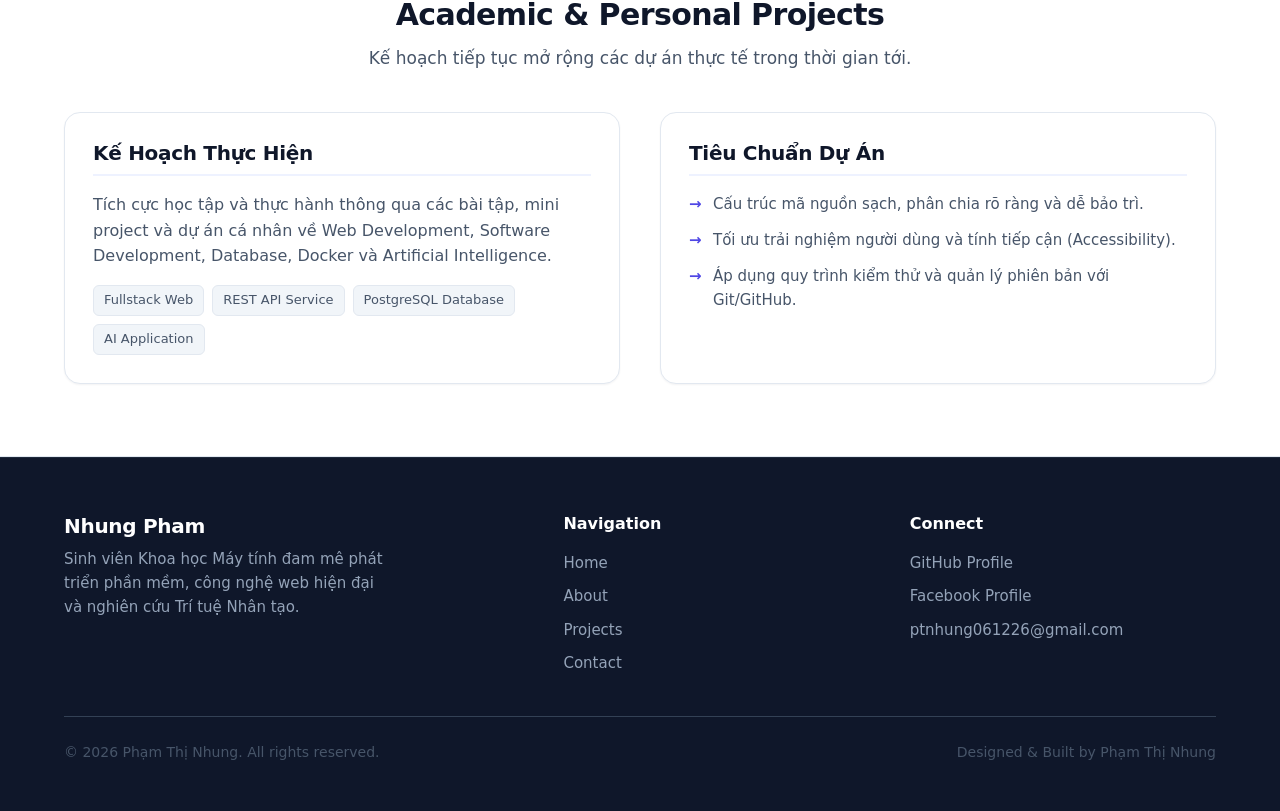
<file: projects.html>
﻿<!DOCTYPE html>
<html lang="vi">
<head>
  <meta charset="UTF-8">
  <meta name="viewport" content="width=device-width, initial-scale=1.0">
  <meta name="description" content="Danh sách các dự án thực hành HTML5, CSS3, CSS Grid, Flexbox và Mobile-First của Phạm Thị Nhung.">
  <title>Dự án | Phạm Thị Nhung - Portfolio Cá Nhân</title>
  <link rel="stylesheet" href="css/style.css">
</head>
<body>

  <!-- Site Header & Responsive Navigation -->
  <header class="site-header">
    <div class="container header-container">
      <a href="index.html" class="site-logo" aria-label="Trang chủ Nhung Pham">
        <span>&lt;/&gt;</span> Nhung Pham
      </a>

      <!-- Mobile Hamburger Toggle -->
      <button class="nav-toggle" id="nav-toggle" aria-label="Mở menu điều hướng" aria-expanded="false" aria-controls="main-nav">
        <span class="hamburger-bar"></span>
        <span class="hamburger-bar"></span>
        <span class="hamburger-bar"></span>
      </button>

      <!-- Main Navigation Menu -->
      <nav class="main-nav" id="main-nav" aria-label="Điều hướng chính">
        <ul class="nav-list">
          <li><a href="index.html" class="nav-link">Home</a></li>
          <li><a href="about.html" class="nav-link">About</a></li>
          <li><a href="projects.html" class="nav-link active" aria-current="page">Projects</a></li>
          <li><a href="contact.html" class="nav-link">Contact</a></li>
        </ul>
      </nav>
    </div>
  </header>

  <!-- Main Content Area -->
  <main id="main-content">

    <!-- Page Header -->
    <section class="page-header" aria-labelledby="page-title">
      <div class="container">
        <span class="section-tag">Sản Phẩm &amp; Bài Tập</span>
        <h1 id="page-title">My Projects</h1>
        <p>Tuyển tập các dự án thực hành và ứng dụng được xây dựng theo tiêu chuẩn HTML5 Semantic, CSS3 hiện đại, Flexbox và bố cục CSS Grid responsive.</p>
      </div>
    </section>

    <!-- Projects Grid Section -->
    <section class="section" aria-labelledby="projects-list-heading">
      <div class="container">
        <header class="section-header">
          <span class="section-tag">Thực Hành Frontend</span>
          <h2 id="projects-list-heading">Dự Án Đã Xây Dựng</h2>
          <p class="section-description">Bố cục CSS Grid tự động co giãn từ 1 cột trên điện thoại, 2 cột trên máy tính bảng và 3 cột trên máy tính bàn.</p>
        </header>

        <!-- CSS Grid Container for Projects -->
        <div class="projects-grid">
          
          <!-- Project 1: Responsive Personal Portfolio -->
          <article class="project-card">
            <figure class="project-media">
              <img src="assets/images/project-portfolio.jpg" alt="Ảnh chụp giao diện dự án Responsive Personal Portfolio" class="project-img" loading="lazy">
            </figure>
            <div class="project-body">
              <h3 class="project-title">Responsive Personal Portfolio</h3>
              <p class="project-description">
                Website Portfolio cá nhân đa trang được xây dựng bằng HTML5 và CSS3, giới thiệu thông tin cá nhân, kỹ năng, quá trình học tập, dự án và thông tin liên hệ.
              </p>
              
              <div class="project-features">
                <p class="features-title">Features</p>
                <ul class="features-list">
                  <li>Semantic HTML5</li>
                  <li>Mobile-First Design</li>
                  <li>Responsive Layout</li>
                  <li>CSS Grid &amp; Flexbox</li>
                  <li>Responsive Navigation</li>
                  <li>Contact Form UI</li>
                </ul>
              </div>

              <div class="project-footer">
                <div class="tags">
                  <span class="tag">HTML5</span>
                  <span class="tag">CSS3</span>
                  <span class="tag">JavaScript</span>
                </div>
                <div class="project-actions">
                  <span class="status-badge">Completed Practice</span>
                  <a href="index.html" class="btn btn-outline btn-sm">Xem trang chủ &rarr;</a>
                </div>
              </div>
            </div>
          </article>

          <!-- Project 2: Responsive Online Newspaper Layout -->
          <article class="project-card">
            <figure class="project-media">
              <img src="assets/images/project-newspaper.jpg" alt="Ảnh chụp giao diện dự án Responsive Online Newspaper Layout" class="project-img" loading="lazy">
            </figure>
            <div class="project-body">
              <h3 class="project-title">Responsive Online Newspaper Layout</h3>
              <p class="project-description">
                Giao diện trang báo trực tuyến sử dụng CSS Grid để xây dựng bố cục nhiều cột trên desktop và tự động chuyển thành bố cục một cột trên thiết bị di động.
              </p>
              
              <div class="project-features">
                <p class="features-title">Features</p>
                <ul class="features-list">
                  <li>CSS Grid Multi-Column</li>
                  <li>Responsive Design</li>
                  <li>Media Queries</li>
                  <li>Mobile Layout</li>
                  <li>Desktop Layout</li>
                </ul>
              </div>

              <div class="project-footer">
                <div class="tags">
                  <span class="tag">HTML5</span>
                  <span class="tag">CSS3</span>
                  <span class="tag">CSS Grid</span>
                </div>
                <div class="project-actions">
                  <span class="status-badge">Grid Practice</span>
                  <span class="status-badge">Academic Project</span>
                </div>
              </div>
            </div>
          </article>

          <!-- Project 3: Responsive Hamburger Navigation -->
          <article class="project-card">
            <figure class="project-media">
              <img src="assets/images/project-navigation.jpg" alt="Ảnh chụp giao diện dự án Responsive Hamburger Navigation" class="project-img" loading="lazy">
            </figure>
            <div class="project-body">
              <h3 class="project-title">Responsive Hamburger Navigation</h3>
              <p class="project-description">
                Thanh điều hướng responsive tự động chuyển từ menu ngang trên desktop sang hamburger menu trên thiết bị di động.
              </p>
              
              <div class="project-features">
                <p class="features-title">Features</p>
                <ul class="features-list">
                  <li>Responsive Navigation</li>
                  <li>Mobile-First Design</li>
                  <li>CSS Media Queries</li>
                  <li>Hover Effects</li>
                  <li>Hamburger Menu</li>
                </ul>
              </div>

              <div class="project-footer">
                <div class="tags">
                  <span class="tag">HTML5</span>
                  <span class="tag">CSS3</span>
                  <span class="tag">Components</span>
                </div>
                <div class="project-actions">
                  <span class="status-badge">UI Component</span>
                  <span class="status-badge">Interactive</span>
                </div>
              </div>
            </div>
          </article>

        </div>
      </div>
    </section>

    <!-- Additional Learning Roadmap Section -->
    <section class="section section-alt" aria-labelledby="roadmap-heading">
      <div class="container">
        <header class="section-header">
          <span class="section-tag">Định Hướng Dự Án Tiếp Theo</span>
          <h2 id="roadmap-heading">Academic &amp; Personal Projects</h2>
          <p class="section-description">Kế hoạch tiếp tục mở rộng các dự án thực tế trong thời gian tới.</p>
        </header>

        <div class="about-grid">
          <article class="card">
            <h3 class="card-title">Kế Hoạch Thực Hiện</h3>
            <p>
              Tích cực học tập và thực hành thông qua các bài tập, mini project và dự án cá nhân về Web Development, Software Development, Database, Docker và Artificial Intelligence.
            </p>
            <div class="tags mt-md">
              <span class="tag">Fullstack Web</span>
              <span class="tag">REST API Service</span>
              <span class="tag">PostgreSQL Database</span>
              <span class="tag">AI Application</span>
            </div>
          </article>

          <article class="card">
            <h3 class="card-title">Tiêu Chuẩn Dự Án</h3>
            <ul class="goals-list">
              <li>Cấu trúc mã nguồn sạch, phân chia rõ ràng và dễ bảo trì.</li>
              <li>Tối ưu trải nghiệm người dùng và tính tiếp cận (Accessibility).</li>
              <li>Áp dụng quy trình kiểm thử và quản lý phiên bản với Git/GitHub.</li>
            </ul>
          </article>
        </div>
      </div>
    </section>

  </main>

  <!-- Site Footer -->
  <footer class="site-footer">
    <div class="container">
      <div class="footer-grid">
        <!-- Brand Summary -->
        <div class="footer-brand">
          <h3>Nhung Pham</h3>
          <p>Sinh viên Khoa học Máy tính đam mê phát triển phần mềm, công nghệ web hiện đại và nghiên cứu Trí tuệ Nhân tạo.</p>
        </div>

        <!-- Navigation Links -->
        <div>
          <h4 class="footer-title">Navigation</h4>
          <ul class="footer-links">
            <li><a href="index.html" class="footer-link">Home</a></li>
            <li><a href="about.html" class="footer-link">About</a></li>
            <li><a href="projects.html" class="footer-link">Projects</a></li>
            <li><a href="contact.html" class="footer-link">Contact</a></li>
          </ul>
        </div>

        <!-- Direct Socials & Contact -->
        <div>
          <h4 class="footer-title">Connect</h4>
          <ul class="footer-links">
            <li><a href="https://github.com/nhungphamco" target="_blank" rel="noopener noreferrer" class="footer-link">GitHub Profile</a></li>
            <li><a href="https://www.facebook.com/share/19fbedi1JV/" target="_blank" rel="noopener noreferrer" class="footer-link">Facebook Profile</a></li>
            <li><a href="mailto:ptnhung061226@gmail.com" class="footer-link">ptnhung061226@gmail.com</a></li>
          </ul>
        </div>
      </div>

      <!-- Footer Bottom -->
      <div class="footer-bottom">
        <p>&copy; 2026 Phạm Thị Nhung. All rights reserved.</p>
        <p>Designed &amp; Built by Phạm Thị Nhung</p>
      </div>
    </div>
  </footer>

  <script src="js/script.js"></script>
</body>
</html>
</file>
<file: css/style.css>
﻿/* ==========================================================================
   PORTFOLIO WEBSITE - PHẠM THỊ NHUNG
   Technology: Pure HTML5 & CSS3 (Mobile-First Architecture)
   ========================================================================== */

/* ========================= Base / Reset ========================= */
*, *::before, *::after {
  box-sizing: border-box;
  margin: 0;
  padding: 0;
}

html {
  scroll-behavior: smooth;
  font-size: 100%;
}

:root {
  /* Color Palette - Modern Tech Indigo & Blue */
  --primary: #4f46e5;
  --primary-hover: #4338ca;
  --primary-light: #eef2ff;
  --accent: #0284c7;
  --accent-light: #e0f2fe;
  --success: #059669;
  
  /* Neutrals */
  --bg-body: #f8fafc;
  --bg-surface: #ffffff;
  --bg-surface-alt: #f1f5f9;
  --bg-surface-hover: #f8fafc;
  --text-main: #0f172a;
  --text-muted: #475569;
  --text-light: #64748b;
  --border-color: #e2e8f0;
  --border-light: #cbd5e1;

  /* Typography */
  --font-base: system-ui, -apple-system, "Segoe UI", Roboto, Helvetica, Arial, sans-serif;
  --font-mono: ui-monospace, SFMono-Regular, Menlo, Monaco, Consolas, monospace;
  --line-height-base: 1.6;
  --line-height-heading: 1.25;

  /* Shadows & Radius */
  --radius-sm: 0.375rem;
  --radius-md: 0.75rem;
  --radius-lg: 1rem;
  --radius-full: 9999px;
  
  --shadow-sm: 0 1px 2px 0 rgba(15, 23, 42, 0.05);
  --shadow-md: 0 4px 6px -1px rgba(15, 23, 42, 0.08), 0 2px 4px -2px rgba(15, 23, 42, 0.05);
  --shadow-lg: 0 10px 15px -3px rgba(15, 23, 42, 0.08), 0 4px 6px -4px rgba(15, 23, 42, 0.04);
  --shadow-hover: 0 16px 24px -4px rgba(79, 70, 229, 0.12), 0 6px 10px -4px rgba(15, 23, 42, 0.05);

  /* Transitions */
  --transition-fast: 0.2s ease;
  --transition-normal: 0.3s ease;
}

body {
  font-family: var(--font-base);
  font-size: 1rem;
  line-height: var(--line-height-base);
  color: var(--text-main);
  background-color: var(--bg-body);
  min-height: 100vh;
  display: flex;
  flex-direction: column;
}

main {
  flex: 1 0 auto;
}

/* Typography Defaults */
h1, h2, h3, h4, h5, h6 {
  color: var(--text-main);
  line-height: var(--line-height-heading);
  font-weight: 700;
}

h1 {
  font-size: 2rem;
  letter-spacing: -0.025em;
}

h2 {
  font-size: 1.625rem;
  letter-spacing: -0.02em;
  margin-bottom: 0.75rem;
}

h3 {
  font-size: 1.25rem;
  letter-spacing: -0.015em;
}

p {
  color: var(--text-muted);
  margin-bottom: 1rem;
}

p:last-child {
  margin-bottom: 0;
}

a {
  color: var(--primary);
  text-decoration: none;
  transition: color var(--transition-fast), background-color var(--transition-fast);
}

a:hover {
  color: var(--primary-hover);
}

a:focus-visible,
button:focus-visible,
input:focus-visible,
textarea:focus-visible {
  outline: 3px solid var(--primary);
  outline-offset: 2px;
}

img {
  display: block;
  max-width: 100%;
  height: auto;
}

ul, ol {
  list-style-position: inside;
}

/* Utilities */
.mt-md {
  margin-top: 1rem;
}

.mt-lg {
  margin-top: 2.5rem;
}

.section-action-center {
  text-align: center;
  margin-top: 2.5rem;
}

/* Container */
.container {
  width: 90%;
  max-width: 1200px;
  margin-inline: auto;
}

/* Common Section Styles */
.section {
  padding-block: 3.5rem;
}

.section-alt {
  background-color: var(--bg-surface);
  border-block: 1px solid var(--border-color);
}

.section-header {
  text-align: center;
  max-width: 650px;
  margin-inline: auto;
  margin-bottom: 2.5rem;
}

.section-tag {
  display: inline-block;
  font-size: 0.8125rem;
  font-weight: 700;
  text-transform: uppercase;
  letter-spacing: 0.08em;
  color: var(--primary);
  background-color: var(--primary-light);
  padding: 0.25rem 0.75rem;
  border-radius: var(--radius-full);
  margin-bottom: 0.75rem;
}

.section-description {
  font-size: 1.0625rem;
  color: var(--text-muted);
}

/* Common Button Styles */
.btn-group {
  display: flex;
  flex-wrap: wrap;
  gap: 1rem;
  align-items: center;
}

.btn {
  display: inline-flex;
  align-items: center;
  justify-content: center;
  gap: 0.5rem;
  padding: 0.75rem 1.5rem;
  font-size: 0.9375rem;
  font-weight: 600;
  border-radius: var(--radius-md);
  border: 1px solid transparent;
  cursor: pointer;
  transition: all var(--transition-fast);
  text-align: center;
  line-height: 1.2;
}

.btn-primary {
  background-color: var(--primary);
  color: #ffffff;
  box-shadow: 0 4px 12px rgba(79, 70, 229, 0.25);
}

.btn-primary:hover {
  background-color: var(--primary-hover);
  color: #ffffff;
  transform: translateY(-2px);
  box-shadow: 0 6px 16px rgba(79, 70, 229, 0.35);
}

.btn-outline {
  background-color: transparent;
  color: var(--text-main);
  border-color: var(--border-light);
}

.btn-outline:hover {
  background-color: var(--bg-surface-alt);
  border-color: var(--primary);
  color: var(--primary);
  transform: translateY(-2px);
}

.btn-sm {
  padding: 0.5rem 1rem;
  font-size: 0.875rem;
}

.btn-full {
  width: 100%;
}

/* Badge / Tech Tags */
.tags {
  display: flex;
  flex-wrap: wrap;
  gap: 0.5rem;
}

.tag {
  display: inline-block;
  font-size: 0.8125rem;
  font-weight: 500;
  padding: 0.25rem 0.625rem;
  background-color: var(--bg-surface-alt);
  color: var(--text-muted);
  border-radius: var(--radius-sm);
  border: 1px solid var(--border-color);
  transition: all var(--transition-fast);
}

.tag:hover {
  border-color: var(--primary);
  color: var(--primary);
  background-color: var(--primary-light);
}

/* Page Intro Banner */
.page-header {
  padding-block: 3.5rem 2.5rem;
  background-color: var(--bg-surface);
  border-bottom: 1px solid var(--border-color);
  text-align: center;
}

.page-header h1 {
  margin-bottom: 0.75rem;
}

.page-header p {
  max-width: 650px;
  margin-inline: auto;
  font-size: 1.0625rem;
}

/* ========================= Header & Navigation ========================= */
.site-header {
  position: sticky;
  top: 0;
  z-index: 100;
  background-color: rgba(255, 255, 255, 0.95);
  backdrop-filter: blur(10px);
  border-bottom: 1px solid var(--border-color);
}

.header-container {
  display: flex;
  align-items: center;
  justify-content: space-between;
  padding-block: 1rem;
}

.site-logo {
  font-size: 1.25rem;
  font-weight: 700;
  color: var(--text-main);
  display: flex;
  align-items: center;
  gap: 0.5rem;
  letter-spacing: -0.02em;
}

.site-logo span {
  color: var(--primary);
}

.site-logo:hover {
  color: var(--primary);
}

/* Mobile Hamburger Button */
.nav-toggle {
  display: flex;
  flex-direction: column;
  justify-content: space-between;
  width: 2.25rem;
  height: 2.25rem;
  padding: 0.45rem;
  background: transparent;
  border: 1px solid var(--border-color);
  border-radius: var(--radius-sm);
  cursor: pointer;
  transition: border-color var(--transition-fast);
}

.nav-toggle:hover {
  border-color: var(--primary);
}

.nav-toggle .hamburger-bar {
  display: block;
  width: 100%;
  height: 2px;
  background-color: var(--text-main);
  border-radius: 2px;
  transition: transform var(--transition-fast), opacity var(--transition-fast);
}

.nav-toggle[aria-expanded="true"] .hamburger-bar:nth-child(1) {
  transform: translateY(6px) rotate(45deg);
}

.nav-toggle[aria-expanded="true"] .hamburger-bar:nth-child(2) {
  opacity: 0;
}

.nav-toggle[aria-expanded="true"] .hamburger-bar:nth-child(3) {
  transform: translateY(-6px) rotate(-45deg);
}

/* Navigation Menu (Mobile default) */
.main-nav {
  display: none;
  position: absolute;
  top: 100%;
  left: 0;
  right: 0;
  background-color: var(--bg-surface);
  border-bottom: 1px solid var(--border-color);
  box-shadow: var(--shadow-lg);
  padding: 1rem 1.5rem 1.5rem;
}

.main-nav.is-open {
  display: block;
  animation: slideDown 0.25s ease forwards;
}

@keyframes slideDown {
  from {
    opacity: 0;
    transform: translateY(-10px);
  }
  to {
    opacity: 1;
    transform: translateY(0);
  }
}

.nav-list {
  list-style: none;
  display: flex;
  flex-direction: column;
  gap: 0.5rem;
}

.nav-link {
  display: block;
  padding: 0.75rem 1rem;
  font-weight: 600;
  color: var(--text-muted);
  border-radius: var(--radius-md);
  transition: all var(--transition-fast);
}

.nav-link:hover {
  color: var(--primary);
  background-color: var(--primary-light);
}

.nav-link.active {
  color: var(--primary);
  background-color: var(--primary-light);
  font-weight: 700;
}

/* ========================= Hero ========================= */
.hero-section {
  padding-block: 3.5rem;
}

.hero-grid {
  display: flex;
  flex-direction: column;
  gap: 2.5rem;
  align-items: center;
}

.hero-visual {
  display: flex;
  justify-content: center;
  position: relative;
}

.hero-avatar-wrapper {
  position: relative;
  width: 240px;
  height: 240px;
}

.hero-avatar-wrapper::after {
  content: "";
  position: absolute;
  inset: -6px;
  border-radius: var(--radius-lg);
  background: linear-gradient(135deg, var(--primary), var(--accent));
  z-index: 0;
  opacity: 0.35;
  filter: blur(8px);
}

.hero-avatar-img {
  position: relative;
  z-index: 1;
  width: 100%;
  height: 100%;
  object-fit: cover;
  border-radius: var(--radius-lg);
  border: 3px solid var(--bg-surface);
  box-shadow: var(--shadow-lg);
}

.hero-content {
  text-align: center;
}

.hero-status-pill {
  display: inline-flex;
  align-items: center;
  gap: 0.5rem;
  font-size: 0.875rem;
  font-weight: 500;
  color: var(--text-muted);
  background-color: var(--bg-surface);
  padding: 0.375rem 1rem;
  border-radius: var(--radius-full);
  border: 1px solid var(--border-color);
  box-shadow: var(--shadow-sm);
  margin-bottom: 1.25rem;
}

.status-dot {
  width: 8px;
  height: 8px;
  background-color: var(--success);
  border-radius: 50%;
  display: inline-block;
}

.hero-title {
  font-size: 2.125rem;
  font-weight: 800;
  margin-bottom: 0.5rem;
  letter-spacing: -0.03em;
}

.hero-subtitle {
  font-size: 1.125rem;
  font-weight: 600;
  color: var(--primary);
  margin-bottom: 1rem;
}

.hero-description {
  font-size: 1.0625rem;
  color: var(--text-muted);
  margin-bottom: 1.75rem;
  max-width: 600px;
  margin-inline: auto;
}

.hero-actions {
  justify-content: center;
}

/* ========================= About ========================= */
.about-grid {
  display: flex;
  flex-direction: column;
  gap: 2.5rem;
}

.card {
  background-color: var(--bg-surface);
  border: 1px solid var(--border-color);
  border-radius: var(--radius-lg);
  padding: 1.75rem;
  box-shadow: var(--shadow-sm);
  transition: transform var(--transition-fast), box-shadow var(--transition-fast);
}

.card:hover {
  transform: translateY(-2px);
  box-shadow: var(--shadow-md);
}

.card-title {
  font-size: 1.25rem;
  margin-bottom: 1rem;
  display: flex;
  align-items: center;
  gap: 0.5rem;
  color: var(--text-main);
  border-bottom: 2px solid var(--primary-light);
  padding-bottom: 0.5rem;
}

.goals-subtitle {
  font-size: 1rem;
  margin-bottom: 0.5rem;
  color: var(--primary);
}

.bio-list {
  list-style: none;
  display: flex;
  flex-direction: column;
  gap: 0.75rem;
}

.bio-item {
  display: flex;
  flex-direction: column;
  gap: 0.125rem;
}

.bio-label {
  font-size: 0.8125rem;
  font-weight: 600;
  text-transform: uppercase;
  color: var(--text-light);
  letter-spacing: 0.05em;
}

.bio-value {
  font-size: 0.9375rem;
  font-weight: 500;
  color: var(--text-main);
}

/* Timeline (Education & Milestones) */
.timeline {
  display: flex;
  flex-direction: column;
  gap: 1.5rem;
  position: relative;
  padding-left: 1.5rem;
  border-left: 2px solid var(--border-color);
}

.timeline-item {
  position: relative;
}

.timeline-item::before {
  content: "";
  position: absolute;
  left: calc(-1.5rem - 6px);
  top: 0.25rem;
  width: 10px;
  height: 10px;
  border-radius: 50%;
  background-color: var(--primary);
  border: 2px solid var(--bg-surface);
  box-shadow: 0 0 0 2px var(--primary-light);
}

.timeline-date {
  display: inline-block;
  font-size: 0.8125rem;
  font-weight: 700;
  color: var(--primary);
  background-color: var(--primary-light);
  padding: 0.2rem 0.5rem;
  border-radius: var(--radius-sm);
  margin-bottom: 0.375rem;
}

.timeline-title {
  font-size: 1.0625rem;
  margin-bottom: 0.25rem;
}

.timeline-subtitle {
  font-size: 0.9375rem;
  font-weight: 500;
  color: var(--text-muted);
  margin-bottom: 0.5rem;
}

/* Goals List */
.goals-list {
  list-style: none;
  display: flex;
  flex-direction: column;
  gap: 0.75rem;
}

.goals-list-short {
  margin-bottom: 1.25rem;
}

.goals-list li {
  position: relative;
  padding-left: 1.5rem;
  color: var(--text-muted);
  font-size: 0.9375rem;
}

.goals-list li::before {
  content: "→";
  position: absolute;
  left: 0;
  color: var(--primary);
  font-weight: bold;
}

/* Semantic Unordered List for Skills Requirement */
.skills-unordered-list {
  list-style: none;
  display: flex;
  flex-direction: column;
  gap: 0.625rem;
  margin-top: 0.75rem;
}

.skills-unordered-list li {
  display: flex;
  align-items: center;
  gap: 0.5rem;
  font-size: 0.9375rem;
  color: var(--text-muted);
}

.skills-unordered-list li::before {
  content: "✓";
  color: var(--success);
  font-weight: 700;
  font-size: 0.9375rem;
}

/* ========================= Skills ========================= */
.skills-grid {
  display: grid;
  grid-template-columns: 1fr;
  gap: 1.5rem;
}

.skill-card {
  background-color: var(--bg-surface);
  border: 1px solid var(--border-color);
  border-radius: var(--radius-lg);
  padding: 1.5rem;
  box-shadow: var(--shadow-sm);
  transition: transform var(--transition-fast), border-color var(--transition-fast), box-shadow var(--transition-fast);
}

.skill-card:hover {
  transform: translateY(-3px);
  border-color: var(--primary);
  box-shadow: var(--shadow-hover);
}

.skill-category-title {
  font-size: 1.125rem;
  margin-bottom: 1rem;
  display: flex;
  align-items: center;
  justify-content: space-between;
  color: var(--text-main);
}

.skill-count {
  font-size: 0.75rem;
  font-weight: 600;
  color: var(--primary);
  background-color: var(--primary-light);
  padding: 0.125rem 0.5rem;
  border-radius: var(--radius-full);
}

/* Areas of Interest Grid */
.interests-grid {
  display: grid;
  grid-template-columns: 1fr;
  gap: 1rem;
}

.interest-item {
  background-color: var(--bg-surface);
  border: 1px solid var(--border-color);
  border-radius: var(--radius-md);
  padding: 1rem 1.25rem;
  display: flex;
  align-items: center;
  gap: 0.75rem;
  font-weight: 600;
  color: var(--text-main);
  transition: all var(--transition-fast);
}

.interest-item:hover {
  border-color: var(--accent);
  background-color: var(--accent-light);
  transform: translateX(4px);
}

.interest-icon {
  display: inline-flex;
  align-items: center;
  justify-content: center;
  width: 2rem;
  height: 2rem;
  border-radius: var(--radius-sm);
  background-color: var(--primary-light);
  color: var(--primary);
  font-size: 0.875rem;
  font-weight: bold;
}

/* ========================= Projects ========================= */
.projects-grid {
  display: grid;
  grid-template-columns: 1fr;
  gap: 2rem;
}

.project-card {
  background-color: var(--bg-surface);
  border: 1px solid var(--border-color);
  border-radius: var(--radius-lg);
  overflow: hidden;
  display: flex;
  flex-direction: column;
  box-shadow: var(--shadow-sm);
  transition: transform var(--transition-fast), box-shadow var(--transition-fast), border-color var(--transition-fast);
}

.project-card:hover {
  transform: translateY(-4px);
  box-shadow: var(--shadow-hover);
  border-color: var(--primary);
}

.project-media {
  position: relative;
  overflow: hidden;
  background-color: #0f172a;
  aspect-ratio: 16 / 10;
}

.project-img {
  width: 100%;
  height: 100%;
  object-fit: cover;
  transition: transform var(--transition-normal);
}

.project-card:hover .project-img {
  transform: scale(1.03);
}

.project-body {
  padding: 1.5rem;
  display: flex;
  flex-direction: column;
  flex: 1 0 auto;
}

.project-title {
  font-size: 1.25rem;
  margin-bottom: 0.625rem;
  color: var(--text-main);
}

.project-description {
  font-size: 0.9375rem;
  color: var(--text-muted);
  margin-bottom: 1.25rem;
  flex: 1 0 auto;
}

.project-features {
  margin-bottom: 1.25rem;
}

.features-title {
  font-size: 0.8125rem;
  font-weight: 700;
  text-transform: uppercase;
  color: var(--text-light);
  letter-spacing: 0.05em;
  margin-bottom: 0.5rem;
}

.features-list {
  list-style: none;
  display: flex;
  flex-direction: column;
  gap: 0.375rem;
}

.features-list li {
  font-size: 0.875rem;
  color: var(--text-muted);
  padding-left: 1rem;
  position: relative;
}

.features-list li::before {
  content: "•";
  color: var(--primary);
  position: absolute;
  left: 0;
  font-weight: bold;
}

.project-footer {
  margin-top: auto;
  padding-top: 1.25rem;
  border-top: 1px solid var(--border-color);
  display: flex;
  flex-direction: column;
  gap: 1rem;
}

.project-actions {
  display: flex;
  align-items: center;
  justify-content: space-between;
  gap: 0.5rem;
}

.status-badge {
  font-size: 0.75rem;
  font-weight: 600;
  padding: 0.25rem 0.5rem;
  border-radius: var(--radius-sm);
  background-color: var(--bg-surface-alt);
  color: var(--text-light);
  border: 1px solid var(--border-color);
}

/* Call to Action Banner */
.cta-banner {
  background: linear-gradient(135deg, #1e1b4b, #0f172a);
  color: #ffffff;
  border-radius: var(--radius-lg);
  padding: 2.5rem 1.75rem;
  text-align: center;
  box-shadow: var(--shadow-lg);
}

.cta-banner h2 {
  color: #ffffff;
  margin-bottom: 0.75rem;
}

.cta-banner p {
  color: #cbd5e1;
  max-width: 580px;
  margin-inline: auto;
  margin-bottom: 1.75rem;
}

.cta-banner .btn-primary {
  background-color: #ffffff;
  color: var(--primary-hover);
}

.cta-banner .btn-primary:hover {
  background-color: var(--primary-light);
  color: var(--primary-hover);
}

/* ========================= Contact ========================= */
.contact-layout {
  display: flex;
  flex-direction: column;
  gap: 2.5rem;
}

.contact-info-card {
  background-color: var(--bg-surface);
  border: 1px solid var(--border-color);
  border-radius: var(--radius-lg);
  padding: 1.75rem;
  box-shadow: var(--shadow-sm);
}

.contact-info-list {
  list-style: none;
  display: flex;
  flex-direction: column;
  gap: 1.25rem;
  margin-top: 1.5rem;
}

.contact-item {
  display: flex;
  align-items: flex-start;
  gap: 1rem;
}

.contact-icon-box {
  width: 2.75rem;
  height: 2.75rem;
  background-color: var(--primary-light);
  color: var(--primary);
  border-radius: var(--radius-md);
  display: flex;
  align-items: center;
  justify-content: center;
  font-weight: 700;
  font-size: 1.125rem;
  flex-shrink: 0;
}

.contact-detail {
  display: flex;
  flex-direction: column;
}

.contact-label {
  font-size: 0.8125rem;
  font-weight: 600;
  text-transform: uppercase;
  color: var(--text-light);
  letter-spacing: 0.05em;
}

.contact-value {
  font-size: 1rem;
  font-weight: 500;
  color: var(--text-main);
  word-break: break-all;
}

/* Contact Form */
.contact-form-wrapper {
  background-color: var(--bg-surface);
  border: 1px solid var(--border-color);
  border-radius: var(--radius-lg);
  padding: 1.75rem;
  box-shadow: var(--shadow-sm);
}

.contact-form {
  display: flex;
  flex-direction: column;
  gap: 1.25rem;
}

.form-group {
  display: flex;
  flex-direction: column;
  gap: 0.375rem;
}

.form-group label {
  font-size: 0.875rem;
  font-weight: 600;
  color: var(--text-main);
}

.form-group label .required {
  color: #ef4444;
}

.form-control {
  width: 100%;
  padding: 0.75rem 1rem;
  font-family: inherit;
  font-size: 0.9375rem;
  color: var(--text-main);
  background-color: var(--bg-body);
  border: 1px solid var(--border-color);
  border-radius: var(--radius-md);
  transition: border-color var(--transition-fast), background-color var(--transition-fast), box-shadow var(--transition-fast);
}

.form-control:focus {
  background-color: #ffffff;
  border-color: var(--primary);
  box-shadow: 0 0 0 3px rgba(79, 70, 229, 0.15);
  outline: none;
}

textarea.form-control {
  resize: vertical;
  min-height: 140px;
}

.form-hint {
  font-size: 0.8125rem;
  color: var(--text-light);
}

.form-status-msg {
  display: none;
  padding: 0.875rem 1rem;
  border-radius: var(--radius-md);
  font-size: 0.9375rem;
  font-weight: 500;
}

.form-status-msg.is-success {
  display: block;
  background-color: #ecfdf5;
  color: #065f46;
  border: 1px solid #a7f3d0;
}

/* ========================= Footer ========================= */
.site-footer {
  background-color: #0f172a;
  color: #cbd5e1;
  border-top: 1px solid #1e293b;
  padding-top: 3.5rem;
  padding-bottom: 2rem;
  margin-top: auto;
}

.footer-grid {
  display: flex;
  flex-direction: column;
  gap: 2rem;
  padding-bottom: 2.5rem;
  border-bottom: 1px solid #334155;
}

.footer-brand h3 {
  color: #ffffff;
  font-size: 1.25rem;
  margin-bottom: 0.5rem;
}

.footer-brand p {
  color: #94a3b8;
  font-size: 0.9375rem;
  max-width: 320px;
}

.footer-title {
  color: #ffffff;
  font-size: 1rem;
  font-weight: 600;
  margin-bottom: 1rem;
}

.footer-links {
  list-style: none;
  display: flex;
  flex-direction: column;
  gap: 0.5rem;
}

.footer-link {
  color: #94a3b8;
  font-size: 0.9375rem;
  transition: color var(--transition-fast);
}

.footer-link:hover {
  color: #ffffff;
}

.footer-bottom {
  padding-top: 1.5rem;
  text-align: center;
  font-size: 0.875rem;
  color: #64748b;
  display: flex;
  flex-direction: column;
  gap: 0.375rem;
}

/* ========================= Tablet ========================= */
@media (min-width: 768px) {
  h1 {
    font-size: 2.5rem;
  }

  h2 {
    font-size: 1.875rem;
  }

  .section {
    padding-block: 4.5rem;
  }

  .page-header {
    padding-block: 4.5rem 3.5rem;
  }

  /* Projects Grid - 2 columns on tablet */
  .projects-grid {
    grid-template-columns: repeat(2, 1fr);
  }

  /* Skills Grid - 2 columns on tablet */
  .skills-grid {
    grid-template-columns: repeat(2, 1fr);
  }

  /* Interests Grid - 2 columns on tablet */
  .interests-grid {
    grid-template-columns: repeat(2, 1fr);
  }

  /* About Layout */
  .about-grid {
    display: grid;
    grid-template-columns: repeat(2, 1fr);
  }

  .about-full-span {
    grid-column: 1 / -1;
  }

  /* Contact Layout */
  .contact-layout {
    display: grid;
    grid-template-columns: 1fr 1.25fr;
    gap: 2rem;
  }

  /* Footer Layout */
  .footer-grid {
    display: grid;
    grid-template-columns: 1.5fr 1fr 1fr;
    gap: 2.5rem;
  }

  .footer-bottom {
    flex-direction: row;
    justify-content: space-between;
    text-align: left;
  }
}

/* ========================= Desktop ========================= */
@media (min-width: 1024px) {
  h1 {
    font-size: 3rem;
  }

  /* Desktop Header & Navigation */
  .nav-toggle {
    display: none;
  }

  .main-nav {
    display: block;
    position: static;
    background-color: transparent;
    border-bottom: none;
    box-shadow: none;
    padding: 0;
  }

  .nav-list {
    flex-direction: row;
    align-items: center;
    gap: 0.5rem;
  }

  .nav-link {
    padding: 0.5rem 1rem;
    font-size: 0.9375rem;
  }

  /* Hero Desktop Layout (2 columns) */
  .hero-section {
    padding-block: 5.5rem;
  }

  .hero-grid {
    flex-direction: row-reverse;
    justify-content: space-between;
    align-items: center;
    gap: 4rem;
  }

  .hero-content {
    text-align: left;
    flex: 1 1 55%;
  }

  .hero-visual {
    flex: 1 1 45%;
    justify-content: flex-end;
  }

  .hero-avatar-wrapper {
    width: 320px;
    height: 320px;
  }

  .hero-description {
    margin-inline: 0;
  }

  .hero-actions {
    justify-content: flex-start;
  }

  /* Projects Grid - 3 columns on desktop */
  .projects-grid {
    grid-template-columns: repeat(3, 1fr);
  }

  /* Skills Grid - 3 columns on desktop */
  .skills-grid {
    grid-template-columns: repeat(3, 1fr);
  }

  /* Interests Grid - 3 columns on desktop */
  .interests-grid {
    grid-template-columns: repeat(3, 1fr);
  }

  .cta-banner {
    padding: 3.5rem 3rem;
  }
}
</file>
